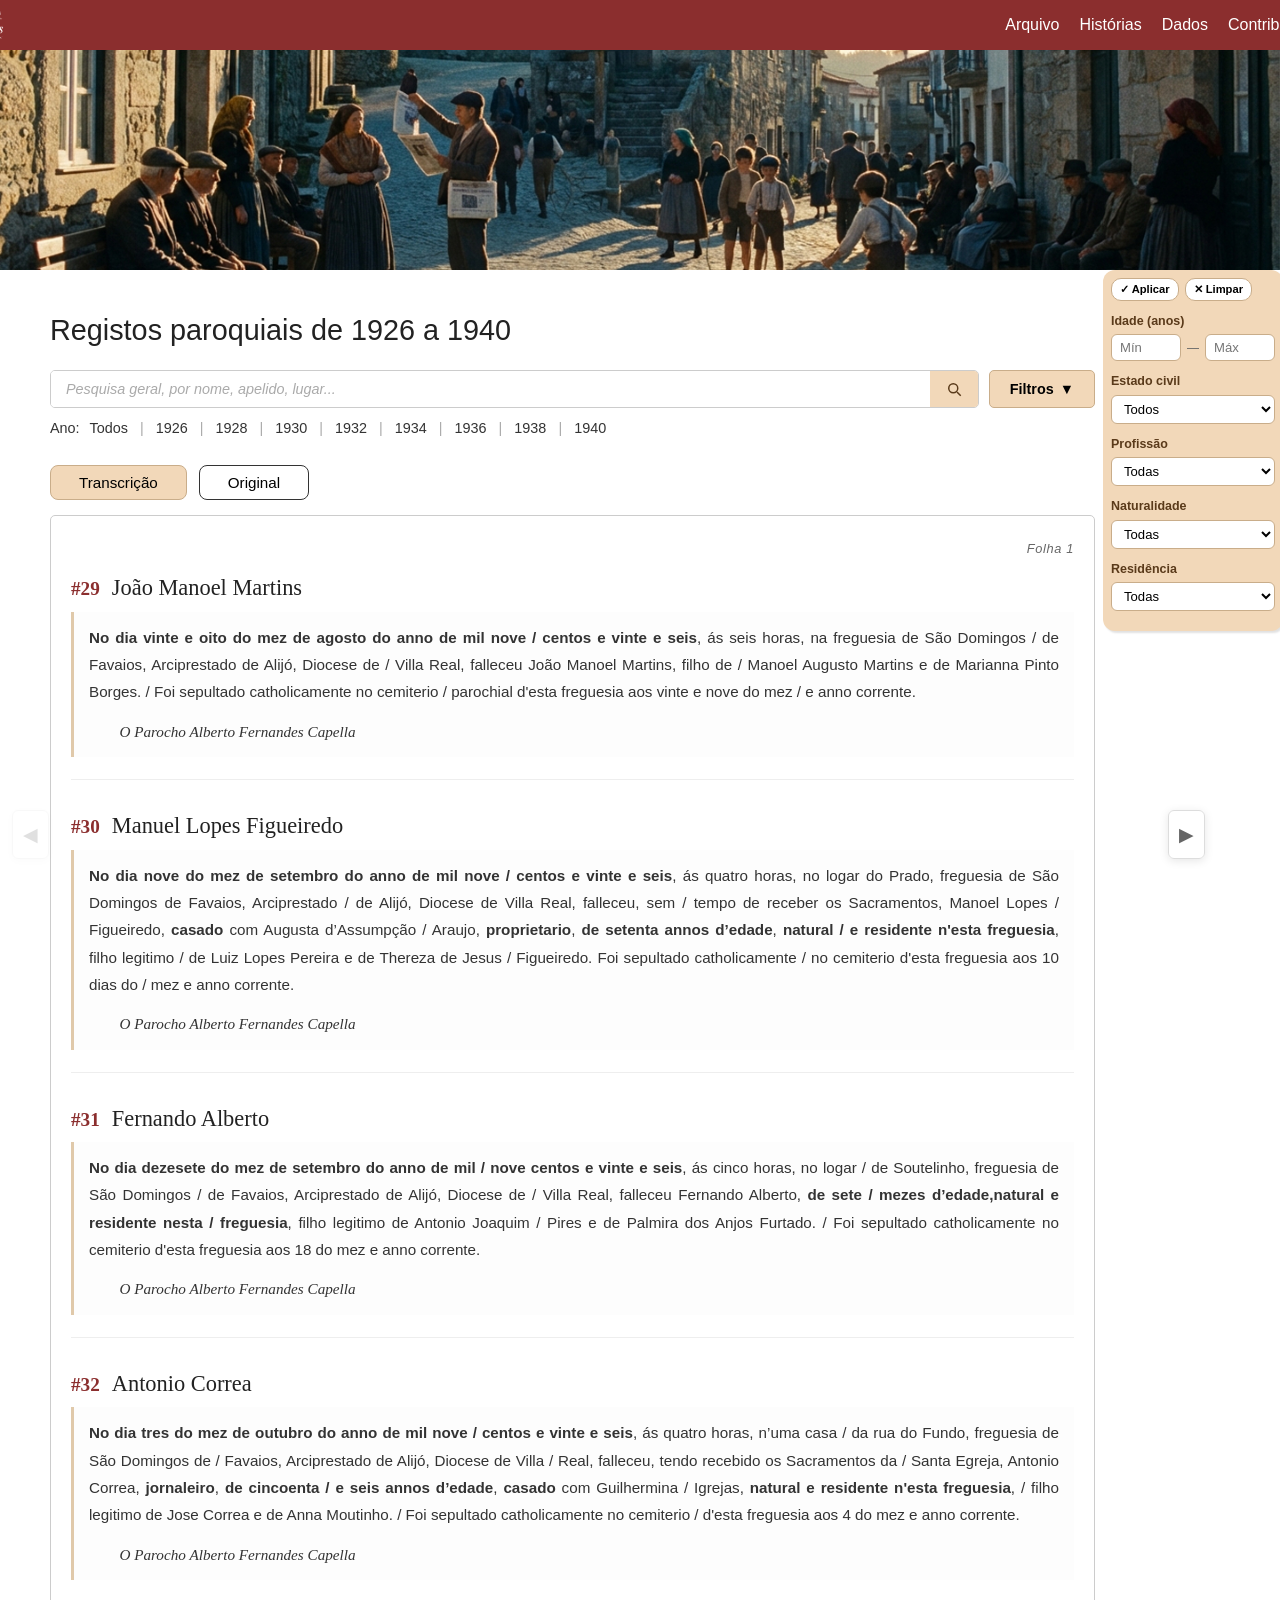
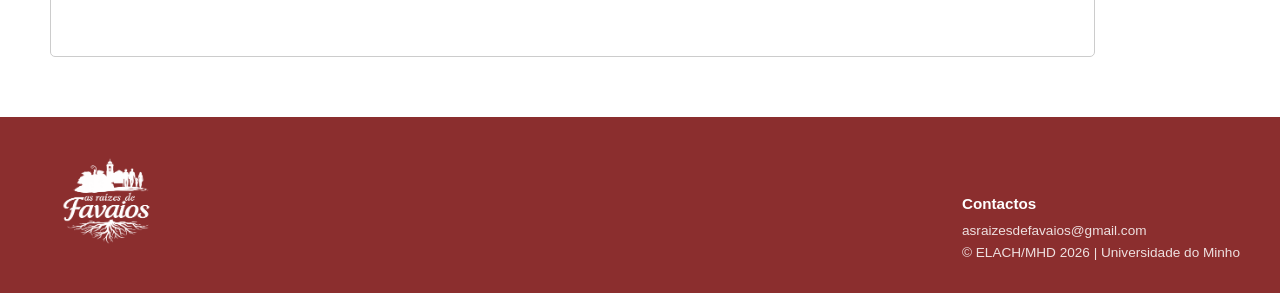
<file: Arquivo.html>
<!DOCTYPE html>
<html lang="pt">
<head>
    <meta charset="UTF-8">
    <meta name="viewport" content="width=device-width, initial-scale=1.0">
    <title>Arquivo | As Raízes de Favaios</title>
    <link rel="stylesheet" href="style.css">
</head>
<body>

    <header class="topo">
        <nav class="menu">

    <div class="icon">
      <a href="index.html" class="home-icon" title="Início">
        <img src="img_logo.png" alt="Logo As Raízes de Favaios">
      </a>
    </div>
    <div class="menu-links">
    
        <a href="arquivo.html">Arquivo</a>
        <a href="historias.html">Histórias</a>
        <a href="dados.html">Dados</a>
        <a href="contribuir.html">Contribuir</a>
        <a href="sobre.html">Sobre</a>
    </div>
    </nav>
    </header>

    <section class="banner-interno">
        <img src="img_header1.jpg" alt="Imagem da página Arquivo">
    </section>

  <!-- ── 3-column grid ── -->
  <div class="arquivo-grid">

    <!-- SIDEBAR 1 — seta esquerda -->
    <aside class="arquivo-sidebar arquivo-sidebar--left">
      <button class="page-arrow" id="prevBtn" onclick="changePage(-1)" disabled>&#9664;</button>
    </aside>

    <!-- ARTICLE — conteúdo principal -->
    <main class="pagina-arquivo">
      <h1>Registos paroquiais de 1926 a 1940</h1>

      <!-- Search bar -->
      <div class="search-section">
        <div class="search-bar">
          <input type="text" id="searchInput" placeholder="Pesquisa geral, por nome, apelido, lugar...">
          <button class="search-icon" id="searchBtn">
            <svg viewBox="0 0 24 24" width="18" height="18" fill="none" stroke="currentColor" stroke-width="2">
              <circle cx="11" cy="11" r="6"></circle>
              <line x1="16" y1="16" x2="21" y2="21"></line>
            </svg>
          </button>
        </div>
        <button class="filter-btn" id="toggleFiltersBtn">Filtros <span id="filterArrow">▶</span></button>
      </div>

      <!-- Year selector -->
      <div class="year-selector" id="yearSelector">
        Ano:
        <a class="year-link" data-year="all">Todos</a>
        <span class="year-sep">|</span>
        <a class="year-link" data-year="1926">1926</a>
        <span class="year-sep">|</span>
        <a class="year-link" data-year="1928">1928</a>
        <span class="year-sep">|</span>
        <a class="year-link" data-year="1930">1930</a>
        <span class="year-sep">|</span>
        <a class="year-link" data-year="1932">1932</a>
        <span class="year-sep">|</span>
        <a class="year-link" data-year="1934">1934</a>
        <span class="year-sep">|</span>
        <a class="year-link" data-year="1936">1936</a>
        <span class="year-sep">|</span>
        <a class="year-link" data-year="1938">1938</a>
        <span class="year-sep">|</span>
        <a class="year-link" data-year="1940">1940</a>
      </div>

      <!-- Active filter tags -->
      <div class="active-filters" id="activeFilters"></div>

      <!-- Results count -->
      <div class="results-info" id="resultsInfo"></div>

      <!-- Tabs -->
      <div class="tabs">
        <button class="tab-btn active" id="tabTranscricao">Transcrição</button>
        <button class="tab-btn" id="tabOriginal">Original</button>
      </div>

      <!-- Transcrição view -->
      <div class="transcription-box" id="viewTranscricao">
        <div class="page-indicator" id="pageIndicator"></div>
        <div class="entry" id="entryContainer">
          <div style="color:#999; padding:40px; text-align:center;">A carregar registos…</div>
        </div>
      </div>

      <!-- Original (fólio) view -->
      <div class="transcription-box folio-box" id="viewOriginal" style="display:none;">
        <div class="page-indicator" id="pageIndicatorOriginal"></div>
        <div id="folioContainer">
          <div style="color:#999; padding:40px; text-align:center;">Sem imagem disponível para esta folha.</div>
        </div>
      </div>
    </main>

    <!-- SIDEBAR 2 — seta direita + painel de filtros -->
    <aside class="arquivo-sidebar arquivo-sidebar--right">
      <button class="page-arrow" id="nextBtn" onclick="changePage(1)">&#9654;</button>

      <div class="filter-popup" id="filterPopup">
        <div class="filter-header">
          <button class="mini-btn" id="applyFiltersBtn">✓ Aplicar</button>
          <button class="mini-btn" id="clearFiltersBtn">✕ Limpar</button>
        </div>

        <div class="filter-group">
          <label>Idade (anos)</label>
          <div class="idade-range">
            <input type="number" id="idadeMin" placeholder="Mín" min="0" max="150">
            <span>—</span>
            <input type="number" id="idadeMax" placeholder="Máx" min="0" max="150">
          </div>
        </div>

        <div class="filter-group">
          <label>Estado civil</label>
          <select id="filterEstadoCivil">
            <option value="">Todos</option>
          </select>
        </div>

        <div class="filter-group">
          <label>Profissão</label>
          <select id="filterProfissao">
            <option value="">Todas</option>
          </select>
        </div>

        <div class="filter-group">
          <label>Naturalidade</label>
          <select id="filterNaturalidade">
            <option value="">Todas</option>
          </select>
        </div>

        <div class="filter-group">
          <label>Residência</label>
          <select id="filterResidencia">
            <option value="">Todas</option>
          </select>
        </div>
      </div>
    </aside>

  </div><!-- /arquivo-grid -->

  <footer class="rodape">
    <div class="rodape-esq">
      <img src="img_logo.png" alt="Logo As Raízes de Favaios">
    </div>
    <div class="rodape-dir">
      <h3>Contactos</h3>
      <p>asraizesdefavaios@gmail.com</p>
      <p>© ELACH/MHD 2026 | Universidade do Minho</p>
    </div>
  </footer>

<script>
/* =========================================================
   DATA LAYER – load and parse all XML pages
   ========================================================= */

const PAGE_SEQUENCE = ["1", "1v", "2"];
let ALL_RECORDS = [];
let currentIndex = 0;

const filters = {
    text:          "",
    year:          "all",
    idadeMin:      null,
    idadeMax:      null,
    estadoCivil:   "",
    profissao:     "",
    naturalidade:  "",
    residencia:    ""
};

function parseIdade(str) {
    if (!str) return null;
    str = str.trim().toLowerCase();
    const anos  = str.match(/(\d+)\s*ano/);
    const meses = str.match(/(\d+)\s*mes/);
    const dias  = str.match(/(\d+)\s*dia/);
    if (anos)  return parseInt(anos[1]);
    if (meses) return parseFloat((parseInt(meses[1]) / 12).toFixed(2));
    if (dias)  return parseFloat((parseInt(dias[1]) / 365).toFixed(3));
    return null;
}

function getTagText(node, tagName) {
    const variants = [tagName, tagName.toLowerCase(), tagName.toUpperCase()];
    for (const v of variants) {
        const el = node.querySelector(v);
        if (el) return el.textContent.trim();
    }
    return "";
}

function getTagAttr(node, tagName) {
    const variants = [tagName, tagName.toLowerCase()];
    for (const v of variants) {
        const el = node.querySelector(v);
        if (el) {
            return (el.getAttribute("class") || el.getAttribute(v.toLowerCase()) || "").trim();
        }
    }
    return "";
}

function parseRegisto(node, pageName) {
    const id          = node.getAttribute("id") || "?";
    const nome        = getTagText(node, "nome");
    const apelido     = getTagText(node, "apelido");
    const anoEl       = node.querySelector("ano");
    const ano         = anoEl ? (anoEl.getAttribute("class") || "").trim() : "";
    const estadoCivil  = getTagAttr(node, "Estado_civil");
    const profissao    = getTagAttr(node, "Profissao");
    const naturalidade = getTagAttr(node, "Naturalidade");
    const residencia   = getTagAttr(node, "Residencia");
    let idadeStr = "";
    const idadeEl = node.querySelector("Idade") || node.querySelector("idade");
    if (idadeEl) {
        idadeStr = (idadeEl.getAttribute("class") || idadeEl.getAttribute("idade") || "").trim();
    }
    const idadeNum = parseIdade(idadeStr);
    const fullText = node.textContent;
    return { id, nome, apelido, ano, estadoCivil, profissao, naturalidade, residencia, idadeStr, idadeNum, fullText, pageName, node };
}

async function loadAllPages() {
    for (const page of PAGE_SEQUENCE) {
        try {
            const resp = await fetch(`pagina_${page}.xml`);
            if (!resp.ok) continue;
            const text = await resp.text();
            const parser = new DOMParser();
            const doc = parser.parseFromString(text, "text/xml");
            if (doc.querySelector("parsererror")) continue;
            const registos = doc.getElementsByTagName("registo");
            for (const r of registos) {
                ALL_RECORDS.push(parseRegisto(r, page));
            }
        } catch (e) {
            console.warn(`Erro ao carregar pagina_${page}.xml:`, e);
        }
    }
    populateFilterDropdowns();
    renderCurrentView();
}

function populateFilterDropdowns() {
    const ec  = new Set();
    const pr  = new Set();
    const nat = new Set();
    const res = new Set();
    ALL_RECORDS.forEach(r => {
        if (r.estadoCivil)  ec.add(capitalize(r.estadoCivil));
        if (r.profissao)    pr.add(capitalize(r.profissao));
        if (r.naturalidade) nat.add(capitalize(r.naturalidade));
        if (r.residencia)   res.add(capitalize(r.residencia));
    });
    fillSelect("filterEstadoCivil", [...ec].sort());
    fillSelect("filterProfissao",   [...pr].sort());
    fillSelect("filterNaturalidade",[...nat].sort());
    fillSelect("filterResidencia",  [...res].sort());
}

function capitalize(s) {
    return s.charAt(0).toUpperCase() + s.slice(1).toLowerCase();
}

function fillSelect(id, values) {
    const sel = document.getElementById(id);
    values.forEach(v => {
        const opt = document.createElement("option");
        opt.value = v.toLowerCase();
        opt.textContent = v;
        sel.appendChild(opt);
    });
}

/* =========================================================
   FILTERING
   ========================================================= */

function isSearchActive() {
    return filters.text || filters.year !== "all" ||
           filters.idadeMin !== null || filters.idadeMax !== null ||
           filters.estadoCivil || filters.profissao ||
           filters.naturalidade || filters.residencia;
}

function applyFilters(records) {
    return records.filter(r => {
        if (filters.text) {
            const q = filters.text.toLowerCase();
            if (!r.fullText.toLowerCase().includes(q)) return false;
        }
        if (filters.year && filters.year !== "all") {
            if (r.ano !== filters.year) return false;
        }
        if (filters.idadeMin !== null && r.idadeNum !== null) {
            if (r.idadeNum < filters.idadeMin) return false;
        }
        if (filters.idadeMax !== null && r.idadeNum !== null) {
            if (r.idadeNum > filters.idadeMax) return false;
        }
        if (filters.estadoCivil) {
            if (!r.estadoCivil.toLowerCase().includes(filters.estadoCivil)) return false;
        }
        if (filters.profissao) {
            if (!r.profissao.toLowerCase().includes(filters.profissao)) return false;
        }
        if (filters.naturalidade) {
            if (!r.naturalidade.toLowerCase().includes(filters.naturalidade)) return false;
        }
        if (filters.residencia) {
            if (!r.residencia.toLowerCase().includes(filters.residencia)) return false;
        }
        return true;
    });
}

/* =========================================================
   RENDERING
   ========================================================= */

function renderCurrentView() {
    if (isSearchActive()) {
        renderSearchResults();
    } else {
        renderPageView();
    }
    updateResultsInfo();
    updateActiveFilterTags();
}

function renderPageView() {
    document.body.classList.remove("search-mode");
    document.getElementById("prevBtn").style.display = "";
    document.getElementById("nextBtn").style.display = "";

    const pageName = PAGE_SEQUENCE[currentIndex];
    const pageRecords = ALL_RECORDS.filter(r => r.pageName === pageName);

    document.getElementById("pageIndicator").innerText = `Folha ${pageName}`;
    document.getElementById("prevBtn").disabled = (currentIndex === 0);
    document.getElementById("nextBtn").disabled = (currentIndex === PAGE_SEQUENCE.length - 1);

    renderRecords(pageRecords, "");
}

function renderSearchResults() {
    document.body.classList.add("search-mode");
    const matched = applyFilters(ALL_RECORDS);
    renderRecords(matched, filters.text);
}

function renderRecords(records, highlight) {
    const container = document.getElementById("entryContainer");
    if (records.length === 0) {
        container.innerHTML = `
            <div class="no-results">
                <div class="icon">🔍</div>
                <p>Nenhum registo encontrado com estes critérios.</p>
            </div>`;
        return;
    }
    container.innerHTML = records.map(r => renderRecord(r, highlight)).join("");
}

function renderRecord(r, highlight) {
    let transcricaoHTML = "";
    const children = r.node.childNodes;
    let passedId = false;

    children.forEach(node => {
        const name = node.nodeName.toLowerCase();
        if (name === "nome" || name === "apelido") return;
        if (!passedId && node.nodeType === Node.TEXT_NODE) {
            if (node.textContent.trim() === r.id) return;
        }
        passedId = true;
        if (node.nodeType === Node.ELEMENT_NODE) {
            transcricaoHTML += `<span class="tag-${name}">${node.innerHTML}</span>`;
        } else {
            transcricaoHTML += node.textContent;
        }
    });

    if (highlight) {
        transcricaoHTML = highlightText(transcricaoHTML, highlight);
    }

    const nameDisplay = highlight
        ? highlightText(`${r.nome} ${r.apelido}`, highlight)
        : `${r.nome} ${r.apelido}`;

    return `
        <div class="registo-entry">
            <div class="registo-header">
                <span class="registo-id">#${r.id}</span>
                <h2 class="registo-nome">${nameDisplay}</h2>
            </div>
            <div class="transcricao-texto">
                ${transcricaoHTML}
            </div>
        </div>`;
}

function highlightText(html, term) {
    if (!term) return html;
    const escaped = term.replace(/[.*+?^${}()|[\]\\]/g, "\\$&");
    return html.replace(new RegExp(`(${escaped})`, "gi"), "<mark>$1</mark>");
}

function updateResultsInfo() {
    const infoEl = document.getElementById("resultsInfo");
    if (!isSearchActive()) { infoEl.innerHTML = ""; return; }
    const count = applyFilters(ALL_RECORDS).length;
    const total = ALL_RECORDS.length;
    infoEl.innerHTML = `<strong>${count}</strong> registo${count !== 1 ? "s" : ""} encontrado${count !== 1 ? "s" : ""} de ${total} no total.`;
}

function updateActiveFilterTags() {
    const container = document.getElementById("activeFilters");
    container.innerHTML = "";
    const add = (label, clearFn) => {
        const tag = document.createElement("span");
        tag.className = "filter-tag";
        tag.innerHTML = `${label} <span class="remove-tag">✕</span>`;
        tag.querySelector(".remove-tag").addEventListener("click", clearFn);
        container.appendChild(tag);
    };
    if (filters.text)           add(`"${filters.text}"`, () => { filters.text = ""; document.getElementById("searchInput").value = ""; renderCurrentView(); });
    if (filters.year !== "all") add(`Ano: ${filters.year}`, () => { filters.year = "all"; setActiveYear("all"); renderCurrentView(); });
    if (filters.idadeMin !== null) add(`Idade ≥ ${filters.idadeMin}`, () => { filters.idadeMin = null; document.getElementById("idadeMin").value = ""; renderCurrentView(); });
    if (filters.idadeMax !== null) add(`Idade ≤ ${filters.idadeMax}`, () => { filters.idadeMax = null; document.getElementById("idadeMax").value = ""; renderCurrentView(); });
    if (filters.estadoCivil)    add(`Estado: ${capitalize(filters.estadoCivil)}`, () => { filters.estadoCivil = ""; document.getElementById("filterEstadoCivil").value = ""; renderCurrentView(); });
    if (filters.profissao)      add(`Profissão: ${capitalize(filters.profissao)}`, () => { filters.profissao = ""; document.getElementById("filterProfissao").value = ""; renderCurrentView(); });
    if (filters.naturalidade)   add(`Naturalidade: ${capitalize(filters.naturalidade)}`, () => { filters.naturalidade = ""; document.getElementById("filterNaturalidade").value = ""; renderCurrentView(); });
    if (filters.residencia)     add(`Residência: ${capitalize(filters.residencia)}`, () => { filters.residencia = ""; document.getElementById("filterResidencia").value = ""; renderCurrentView(); });
}

/* =========================================================
NAVIGATION
   ========================================================= */

function changePage(delta) {
    currentIndex = Math.max(0, Math.min(PAGE_SEQUENCE.length - 1, currentIndex + delta));
    renderCurrentView();
    if (activeTab === "original") renderFolio();
}

/* =========================================================
TAB SWITCHING + FOLIO IMAGES
   ========================================================= */

// Map each page name to its folio image filename (add more as needed)
const FOLIO_IMAGES = {
    "1":  "Fólio_14.jpg",
    "1v": "Fólio_14v.jpg"
    // "2": "Fólio_15.jpg"  ← add when available
};

let activeTab = "transcricao"; // "transcricao" | "original"

function setTab(tab) {
    activeTab = tab;

    const btnT = document.getElementById("tabTranscricao");
    const btnO = document.getElementById("tabOriginal");
    const viewT = document.getElementById("viewTranscricao");
    const viewO = document.getElementById("viewOriginal");

    btnT.classList.toggle("active", tab === "transcricao");
    btnO.classList.toggle("active", tab === "original");

    viewT.style.display = tab === "transcricao" ? "" : "none";
    viewO.style.display = tab === "original"    ? "" : "none";

    if (tab === "original") renderFolio();
}

function renderFolio() {
    const pageName = PAGE_SEQUENCE[currentIndex];
    const img = FOLIO_IMAGES[pageName];
    const container = document.getElementById("folioContainer");
    const indicator = document.getElementById("pageIndicatorOriginal");

    indicator.innerText = `Folha ${pageName}`;

    if (img) {
        container.innerHTML = `
            <img src="${img}"
                 alt="Fólio original — folha ${pageName}"
                 style="width:100%; max-width:720px; display:block; margin:0 auto;
                        border-radius:4px; box-shadow:0 2px 12px rgba(0,0,0,0.15);">`;
    } else {
        container.innerHTML = `<div style="color:#999; padding:40px; text-align:center;">
            Sem imagem disponível para a folha ${pageName}.
        </div>`;
    }
}

document.getElementById("tabTranscricao").addEventListener("click", () => setTab("transcricao"));
document.getElementById("tabOriginal").addEventListener("click",    () => setTab("original"));



let searchDebounce;
document.getElementById("searchInput").addEventListener("input", e => {
    clearTimeout(searchDebounce);
    searchDebounce = setTimeout(() => {
        filters.text = e.target.value.trim();
        renderCurrentView();
    }, 300);
});
document.getElementById("searchBtn").addEventListener("click", () => {
    filters.text = document.getElementById("searchInput").value.trim();
    renderCurrentView();
});

document.getElementById("yearSelector").addEventListener("click", e => {
    const link = e.target.closest(".year-link");
    if (!link) return;
    const year = link.dataset.year;
    filters.year = year;
    setActiveYear(year);
    renderCurrentView();
});

function setActiveYear(year) {
    document.querySelectorAll(".year-link").forEach(l => l.classList.toggle("active", l.dataset.year === year));
}

document.getElementById("toggleFiltersBtn").addEventListener("click", () => {
    const popup = document.getElementById("filterPopup");
    popup.classList.toggle("open");
    document.getElementById("filterArrow").textContent = popup.classList.contains("open") ? "▼" : "▶";
});

document.getElementById("applyFiltersBtn").addEventListener("click", () => {
    const idadeMinVal = document.getElementById("idadeMin").value;
    const idadeMaxVal = document.getElementById("idadeMax").value;
    filters.idadeMin      = idadeMinVal !== "" ? parseFloat(idadeMinVal) : null;
    filters.idadeMax      = idadeMaxVal !== "" ? parseFloat(idadeMaxVal) : null;
    filters.estadoCivil   = document.getElementById("filterEstadoCivil").value;
    filters.profissao     = document.getElementById("filterProfissao").value;
    filters.naturalidade  = document.getElementById("filterNaturalidade").value;
    filters.residencia    = document.getElementById("filterResidencia").value;
    document.getElementById("filterPopup").classList.remove("open");
    document.getElementById("filterArrow").textContent = "▶";
    renderCurrentView();
});

document.getElementById("clearFiltersBtn").addEventListener("click", () => {
    filters.idadeMin = filters.idadeMax = null;
    filters.estadoCivil = filters.profissao = filters.naturalidade = filters.residencia = "";
    document.getElementById("idadeMin").value = "";
    document.getElementById("idadeMax").value = "";
    document.getElementById("filterEstadoCivil").value = "";
    document.getElementById("filterProfissao").value = "";
    document.getElementById("filterNaturalidade").value = "";
    document.getElementById("filterResidencia").value = "";
    renderCurrentView();
});

window.onload = () => {
    loadAllPages();
    // Abrir o painel de filtros por defeito
    document.getElementById("filterPopup").classList.add("open");
    document.getElementById("filterArrow").textContent = "▼";
};
</script>
</body>
</html>
</file>
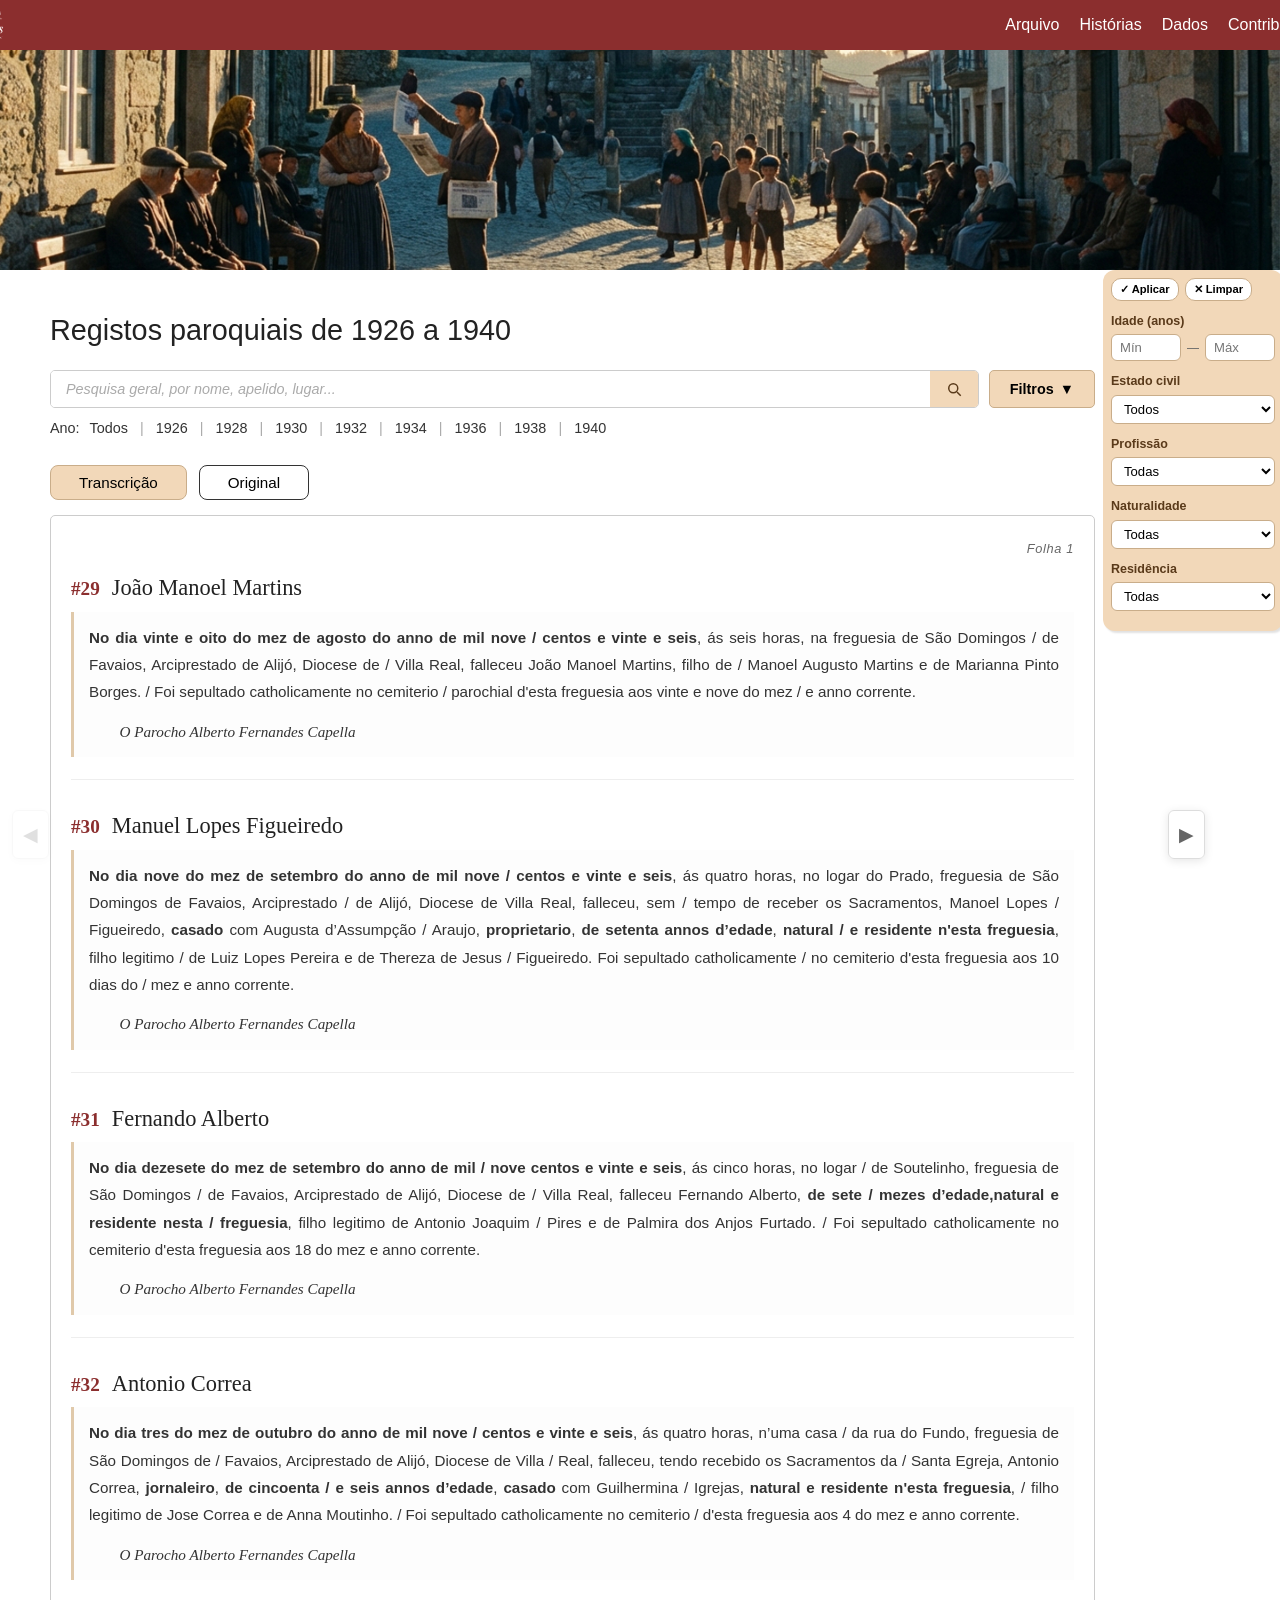
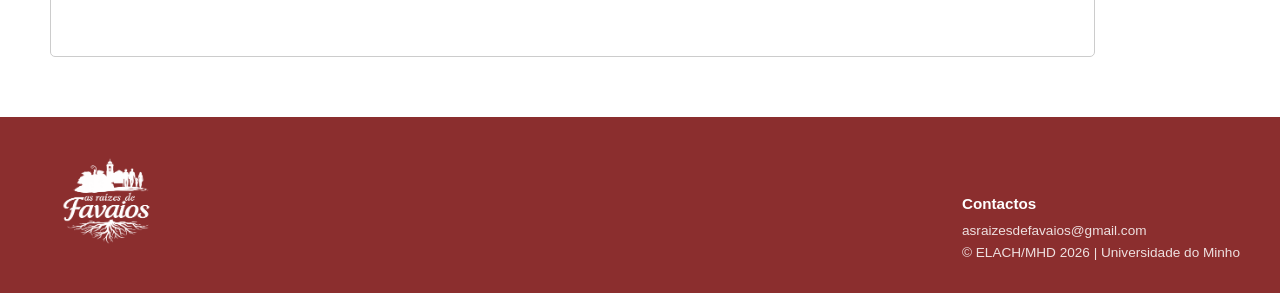
<file: arquivo.html>
<!DOCTYPE html>
<html lang="pt">
<head>
    <meta charset="UTF-8">
    <meta name="viewport" content="width=device-width, initial-scale=1.0">
    <title>Arquivo | As Raízes de Favaios</title>
    <link rel="stylesheet" href="style.css">
</head>
<body>

    <header class="topo">
        <nav class="menu">

    <div class="icon">
      <a href="index.html" class="home-icon" title="Início">
        <img src="img_logo.png" alt="Logo As Raízes de Favaios">
      </a>
    </div>
    <div class="menu-links">
    
        <a href="arquivo.html">Arquivo</a>
        <a href="historias.html">Histórias</a>
        <a href="dados.html">Dados</a>
        <a href="contribuir.html">Contribuir</a>
        <a href="sobre.html">Sobre</a>
    </div>
    </nav>
    </header>

    <section class="banner-interno">
        <img src="img_header1.jpg" alt="Imagem da página Arquivo">
    </section>

  <!-- ── 3-column grid ── -->
  <div class="arquivo-grid">

    <!-- SIDEBAR 1 — seta esquerda -->
    <aside class="arquivo-sidebar arquivo-sidebar--left">
      <button class="page-arrow" id="prevBtn" onclick="changePage(-1)" disabled>&#9664;</button>
    </aside>

    <!-- ARTICLE — conteúdo principal -->
    <main class="pagina-arquivo">
      <h1>Registos paroquiais de 1926 a 1940</h1>

      <!-- Search bar -->
      <div class="search-section">
        <div class="search-bar">
          <input type="text" id="searchInput" placeholder="Pesquisa geral, por nome, apelido, lugar...">
          <button class="search-icon" id="searchBtn">
            <svg viewBox="0 0 24 24" width="18" height="18" fill="none" stroke="currentColor" stroke-width="2">
              <circle cx="11" cy="11" r="6"></circle>
              <line x1="16" y1="16" x2="21" y2="21"></line>
            </svg>
          </button>
        </div>
        <button class="filter-btn" id="toggleFiltersBtn">Filtros <span id="filterArrow">▶</span></button>
      </div>

      <!-- Year selector -->
      <div class="year-selector" id="yearSelector">
        Ano:
        <a class="year-link" data-year="all">Todos</a>
        <span class="year-sep">|</span>
        <a class="year-link" data-year="1926">1926</a>
        <span class="year-sep">|</span>
        <a class="year-link" data-year="1928">1928</a>
        <span class="year-sep">|</span>
        <a class="year-link" data-year="1930">1930</a>
        <span class="year-sep">|</span>
        <a class="year-link" data-year="1932">1932</a>
        <span class="year-sep">|</span>
        <a class="year-link" data-year="1934">1934</a>
        <span class="year-sep">|</span>
        <a class="year-link" data-year="1936">1936</a>
        <span class="year-sep">|</span>
        <a class="year-link" data-year="1938">1938</a>
        <span class="year-sep">|</span>
        <a class="year-link" data-year="1940">1940</a>
      </div>

      <!-- Active filter tags -->
      <div class="active-filters" id="activeFilters"></div>

      <!-- Results count -->
      <div class="results-info" id="resultsInfo"></div>

      <!-- Tabs -->
      <div class="tabs">
        <button class="tab-btn active" id="tabTranscricao">Transcrição</button>
        <button class="tab-btn" id="tabOriginal">Original</button>
      </div>

      <!-- Transcrição view -->
      <div class="transcription-box" id="viewTranscricao">
        <div class="page-indicator" id="pageIndicator"></div>
        <div class="entry" id="entryContainer">
          <div style="color:#999; padding:40px; text-align:center;">A carregar registos…</div>
        </div>
      </div>

      <!-- Original (fólio) view -->
      <div class="transcription-box folio-box" id="viewOriginal" style="display:none;">
        <div class="page-indicator" id="pageIndicatorOriginal"></div>
        <div id="folioContainer">
          <div style="color:#999; padding:40px; text-align:center;">Sem imagem disponível para esta folha.</div>
        </div>
      </div>
    </main>

    <!-- SIDEBAR 2 — seta direita + painel de filtros -->
    <aside class="arquivo-sidebar arquivo-sidebar--right">
      <button class="page-arrow" id="nextBtn" onclick="changePage(1)">&#9654;</button>

      <div class="filter-popup" id="filterPopup">
        <div class="filter-header">
          <button class="mini-btn" id="applyFiltersBtn">✓ Aplicar</button>
          <button class="mini-btn" id="clearFiltersBtn">✕ Limpar</button>
        </div>

        <div class="filter-group">
          <label>Idade (anos)</label>
          <div class="idade-range">
            <input type="number" id="idadeMin" placeholder="Mín" min="0" max="150">
            <span>—</span>
            <input type="number" id="idadeMax" placeholder="Máx" min="0" max="150">
          </div>
        </div>

        <div class="filter-group">
          <label>Estado civil</label>
          <select id="filterEstadoCivil">
            <option value="">Todos</option>
          </select>
        </div>

        <div class="filter-group">
          <label>Profissão</label>
          <select id="filterProfissao">
            <option value="">Todas</option>
          </select>
        </div>

        <div class="filter-group">
          <label>Naturalidade</label>
          <select id="filterNaturalidade">
            <option value="">Todas</option>
          </select>
        </div>

        <div class="filter-group">
          <label>Residência</label>
          <select id="filterResidencia">
            <option value="">Todas</option>
          </select>
        </div>
      </div>
    </aside>

  </div><!-- /arquivo-grid -->

  <footer class="rodape">
    <div class="rodape-esq">
      <img src="img_logo.png" alt="Logo As Raízes de Favaios">
    </div>
    <div class="rodape-dir">
      <h3>Contactos</h3>
      <p>asraizesdefavaios@gmail.com</p>
      <p>© ELACH/MHD 2026 | Universidade do Minho</p>
    </div>
  </footer>

<script>
/* =========================================================
   DATA LAYER – load and parse all XML pages
   ========================================================= */

const PAGE_SEQUENCE = ["1", "1v", "2"];
let ALL_RECORDS = [];
let currentIndex = 0;

const filters = {
    text:          "",
    year:          "all",
    idadeMin:      null,
    idadeMax:      null,
    estadoCivil:   "",
    profissao:     "",
    naturalidade:  "",
    residencia:    ""
};

function parseIdade(str) {
    if (!str) return null;
    str = str.trim().toLowerCase();
    const anos  = str.match(/(\d+)\s*ano/);
    const meses = str.match(/(\d+)\s*mes/);
    const dias  = str.match(/(\d+)\s*dia/);
    if (anos)  return parseInt(anos[1]);
    if (meses) return parseFloat((parseInt(meses[1]) / 12).toFixed(2));
    if (dias)  return parseFloat((parseInt(dias[1]) / 365).toFixed(3));
    return null;
}

function getTagText(node, tagName) {
    const variants = [tagName, tagName.toLowerCase(), tagName.toUpperCase()];
    for (const v of variants) {
        const el = node.querySelector(v);
        if (el) return el.textContent.trim();
    }
    return "";
}

function getTagAttr(node, tagName) {
    const variants = [tagName, tagName.toLowerCase()];
    for (const v of variants) {
        const el = node.querySelector(v);
        if (el) {
            return (el.getAttribute("class") || el.getAttribute(v.toLowerCase()) || "").trim();
        }
    }
    return "";
}

function parseRegisto(node, pageName) {
    const id          = node.getAttribute("id") || "?";
    const nome        = getTagText(node, "nome");
    const apelido     = getTagText(node, "apelido");
    const anoEl       = node.querySelector("ano");
    const ano         = anoEl ? (anoEl.getAttribute("class") || "").trim() : "";
    const estadoCivil  = getTagAttr(node, "Estado_civil");
    const profissao    = getTagAttr(node, "Profissao");
    const naturalidade = getTagAttr(node, "Naturalidade");
    const residencia   = getTagAttr(node, "Residencia");
    let idadeStr = "";
    const idadeEl = node.querySelector("Idade") || node.querySelector("idade");
    if (idadeEl) {
        idadeStr = (idadeEl.getAttribute("class") || idadeEl.getAttribute("idade") || "").trim();
    }
    const idadeNum = parseIdade(idadeStr);
    const fullText = node.textContent;
    return { id, nome, apelido, ano, estadoCivil, profissao, naturalidade, residencia, idadeStr, idadeNum, fullText, pageName, node };
}

async function loadAllPages() {
    for (const page of PAGE_SEQUENCE) {
        try {
            const resp = await fetch(`pagina_${page}.xml`);
            if (!resp.ok) continue;
            const text = await resp.text();
            const parser = new DOMParser();
            const doc = parser.parseFromString(text, "text/xml");
            if (doc.querySelector("parsererror")) continue;
            const registos = doc.getElementsByTagName("registo");
            for (const r of registos) {
                ALL_RECORDS.push(parseRegisto(r, page));
            }
        } catch (e) {
            console.warn(`Erro ao carregar pagina_${page}.xml:`, e);
        }
    }
    populateFilterDropdowns();
    renderCurrentView();
}

function populateFilterDropdowns() {
    const ec  = new Set();
    const pr  = new Set();
    const nat = new Set();
    const res = new Set();
    ALL_RECORDS.forEach(r => {
        if (r.estadoCivil)  ec.add(capitalize(r.estadoCivil));
        if (r.profissao)    pr.add(capitalize(r.profissao));
        if (r.naturalidade) nat.add(capitalize(r.naturalidade));
        if (r.residencia)   res.add(capitalize(r.residencia));
    });
    fillSelect("filterEstadoCivil", [...ec].sort());
    fillSelect("filterProfissao",   [...pr].sort());
    fillSelect("filterNaturalidade",[...nat].sort());
    fillSelect("filterResidencia",  [...res].sort());
}

function capitalize(s) {
    return s.charAt(0).toUpperCase() + s.slice(1).toLowerCase();
}

function fillSelect(id, values) {
    const sel = document.getElementById(id);
    values.forEach(v => {
        const opt = document.createElement("option");
        opt.value = v.toLowerCase();
        opt.textContent = v;
        sel.appendChild(opt);
    });
}

/* =========================================================
   FILTERING
   ========================================================= */

function isSearchActive() {
    return filters.text || filters.year !== "all" ||
           filters.idadeMin !== null || filters.idadeMax !== null ||
           filters.estadoCivil || filters.profissao ||
           filters.naturalidade || filters.residencia;
}

function applyFilters(records) {
    return records.filter(r => {
        if (filters.text) {
            const q = filters.text.toLowerCase();
            if (!r.fullText.toLowerCase().includes(q)) return false;
        }
        if (filters.year && filters.year !== "all") {
            if (r.ano !== filters.year) return false;
        }
        if (filters.idadeMin !== null && r.idadeNum !== null) {
            if (r.idadeNum < filters.idadeMin) return false;
        }
        if (filters.idadeMax !== null && r.idadeNum !== null) {
            if (r.idadeNum > filters.idadeMax) return false;
        }
        if (filters.estadoCivil) {
            if (!r.estadoCivil.toLowerCase().includes(filters.estadoCivil)) return false;
        }
        if (filters.profissao) {
            if (!r.profissao.toLowerCase().includes(filters.profissao)) return false;
        }
        if (filters.naturalidade) {
            if (!r.naturalidade.toLowerCase().includes(filters.naturalidade)) return false;
        }
        if (filters.residencia) {
            if (!r.residencia.toLowerCase().includes(filters.residencia)) return false;
        }
        return true;
    });
}

/* =========================================================
   RENDERING
   ========================================================= */

function renderCurrentView() {
    if (isSearchActive()) {
        renderSearchResults();
    } else {
        renderPageView();
    }
    updateResultsInfo();
    updateActiveFilterTags();
}

function renderPageView() {
    document.body.classList.remove("search-mode");
    document.getElementById("prevBtn").style.display = "";
    document.getElementById("nextBtn").style.display = "";

    const pageName = PAGE_SEQUENCE[currentIndex];
    const pageRecords = ALL_RECORDS.filter(r => r.pageName === pageName);

    document.getElementById("pageIndicator").innerText = `Folha ${pageName}`;
    document.getElementById("prevBtn").disabled = (currentIndex === 0);
    document.getElementById("nextBtn").disabled = (currentIndex === PAGE_SEQUENCE.length - 1);

    renderRecords(pageRecords, "");
}

function renderSearchResults() {
    document.body.classList.add("search-mode");
    const matched = applyFilters(ALL_RECORDS);
    renderRecords(matched, filters.text);
}

function renderRecords(records, highlight) {
    const container = document.getElementById("entryContainer");
    if (records.length === 0) {
        container.innerHTML = `
            <div class="no-results">
                <div class="icon">🔍</div>
                <p>Nenhum registo encontrado com estes critérios.</p>
            </div>`;
        return;
    }
    container.innerHTML = records.map(r => renderRecord(r, highlight)).join("");
}

function renderRecord(r, highlight) {
    let transcricaoHTML = "";
    const children = r.node.childNodes;
    let passedId = false;

    children.forEach(node => {
        const name = node.nodeName.toLowerCase();
        if (name === "nome" || name === "apelido") return;
        if (!passedId && node.nodeType === Node.TEXT_NODE) {
            if (node.textContent.trim() === r.id) return;
        }
        passedId = true;
        if (node.nodeType === Node.ELEMENT_NODE) {
            transcricaoHTML += `<span class="tag-${name}">${node.innerHTML}</span>`;
        } else {
            transcricaoHTML += node.textContent;
        }
    });

    if (highlight) {
        transcricaoHTML = highlightText(transcricaoHTML, highlight);
    }

    const nameDisplay = highlight
        ? highlightText(`${r.nome} ${r.apelido}`, highlight)
        : `${r.nome} ${r.apelido}`;

    return `
        <div class="registo-entry">
            <div class="registo-header">
                <span class="registo-id">#${r.id}</span>
                <h2 class="registo-nome">${nameDisplay}</h2>
            </div>
            <div class="transcricao-texto">
                ${transcricaoHTML}
            </div>
        </div>`;
}

function highlightText(html, term) {
    if (!term) return html;
    const escaped = term.replace(/[.*+?^${}()|[\]\\]/g, "\\$&");
    return html.replace(new RegExp(`(${escaped})`, "gi"), "<mark>$1</mark>");
}

function updateResultsInfo() {
    const infoEl = document.getElementById("resultsInfo");
    if (!isSearchActive()) { infoEl.innerHTML = ""; return; }
    const count = applyFilters(ALL_RECORDS).length;
    const total = ALL_RECORDS.length;
    infoEl.innerHTML = `<strong>${count}</strong> registo${count !== 1 ? "s" : ""} encontrado${count !== 1 ? "s" : ""} de ${total} no total.`;
}

function updateActiveFilterTags() {
    const container = document.getElementById("activeFilters");
    container.innerHTML = "";
    const add = (label, clearFn) => {
        const tag = document.createElement("span");
        tag.className = "filter-tag";
        tag.innerHTML = `${label} <span class="remove-tag">✕</span>`;
        tag.querySelector(".remove-tag").addEventListener("click", clearFn);
        container.appendChild(tag);
    };
    if (filters.text)           add(`"${filters.text}"`, () => { filters.text = ""; document.getElementById("searchInput").value = ""; renderCurrentView(); });
    if (filters.year !== "all") add(`Ano: ${filters.year}`, () => { filters.year = "all"; setActiveYear("all"); renderCurrentView(); });
    if (filters.idadeMin !== null) add(`Idade ≥ ${filters.idadeMin}`, () => { filters.idadeMin = null; document.getElementById("idadeMin").value = ""; renderCurrentView(); });
    if (filters.idadeMax !== null) add(`Idade ≤ ${filters.idadeMax}`, () => { filters.idadeMax = null; document.getElementById("idadeMax").value = ""; renderCurrentView(); });
    if (filters.estadoCivil)    add(`Estado: ${capitalize(filters.estadoCivil)}`, () => { filters.estadoCivil = ""; document.getElementById("filterEstadoCivil").value = ""; renderCurrentView(); });
    if (filters.profissao)      add(`Profissão: ${capitalize(filters.profissao)}`, () => { filters.profissao = ""; document.getElementById("filterProfissao").value = ""; renderCurrentView(); });
    if (filters.naturalidade)   add(`Naturalidade: ${capitalize(filters.naturalidade)}`, () => { filters.naturalidade = ""; document.getElementById("filterNaturalidade").value = ""; renderCurrentView(); });
    if (filters.residencia)     add(`Residência: ${capitalize(filters.residencia)}`, () => { filters.residencia = ""; document.getElementById("filterResidencia").value = ""; renderCurrentView(); });
}

/* =========================================================
NAVIGATION
   ========================================================= */

function changePage(delta) {
    currentIndex = Math.max(0, Math.min(PAGE_SEQUENCE.length - 1, currentIndex + delta));
    renderCurrentView();
    if (activeTab === "original") renderFolio();
}

/* =========================================================
TAB SWITCHING + FOLIO IMAGES
   ========================================================= */

// Map each page name to its folio image filename (add more as needed)
const FOLIO_IMAGES = {
    "1":  "Fólio_14.jpg",
    "1v": "Fólio_14v.jpg"
    // "2": "Fólio_15.jpg"  ← add when available
};

let activeTab = "transcricao"; // "transcricao" | "original"

function setTab(tab) {
    activeTab = tab;

    const btnT = document.getElementById("tabTranscricao");
    const btnO = document.getElementById("tabOriginal");
    const viewT = document.getElementById("viewTranscricao");
    const viewO = document.getElementById("viewOriginal");

    btnT.classList.toggle("active", tab === "transcricao");
    btnO.classList.toggle("active", tab === "original");

    viewT.style.display = tab === "transcricao" ? "" : "none";
    viewO.style.display = tab === "original"    ? "" : "none";

    if (tab === "original") renderFolio();
}

function renderFolio() {
    const pageName = PAGE_SEQUENCE[currentIndex];
    const img = FOLIO_IMAGES[pageName];
    const container = document.getElementById("folioContainer");
    const indicator = document.getElementById("pageIndicatorOriginal");

    indicator.innerText = `Folha ${pageName}`;

    if (img) {
        container.innerHTML = `
            <img src="${img}"
                 alt="Fólio original — folha ${pageName}"
                 style="width:100%; max-width:720px; display:block; margin:0 auto;
                        border-radius:4px; box-shadow:0 2px 12px rgba(0,0,0,0.15);">`;
    } else {
        container.innerHTML = `<div style="color:#999; padding:40px; text-align:center;">
            Sem imagem disponível para a folha ${pageName}.
        </div>`;
    }
}

document.getElementById("tabTranscricao").addEventListener("click", () => setTab("transcricao"));
document.getElementById("tabOriginal").addEventListener("click",    () => setTab("original"));



let searchDebounce;
document.getElementById("searchInput").addEventListener("input", e => {
    clearTimeout(searchDebounce);
    searchDebounce = setTimeout(() => {
        filters.text = e.target.value.trim();
        renderCurrentView();
    }, 300);
});
document.getElementById("searchBtn").addEventListener("click", () => {
    filters.text = document.getElementById("searchInput").value.trim();
    renderCurrentView();
});

document.getElementById("yearSelector").addEventListener("click", e => {
    const link = e.target.closest(".year-link");
    if (!link) return;
    const year = link.dataset.year;
    filters.year = year;
    setActiveYear(year);
    renderCurrentView();
});

function setActiveYear(year) {
    document.querySelectorAll(".year-link").forEach(l => l.classList.toggle("active", l.dataset.year === year));
}

document.getElementById("toggleFiltersBtn").addEventListener("click", () => {
    const popup = document.getElementById("filterPopup");
    popup.classList.toggle("open");
    document.getElementById("filterArrow").textContent = popup.classList.contains("open") ? "▼" : "▶";
});

document.getElementById("applyFiltersBtn").addEventListener("click", () => {
    const idadeMinVal = document.getElementById("idadeMin").value;
    const idadeMaxVal = document.getElementById("idadeMax").value;
    filters.idadeMin      = idadeMinVal !== "" ? parseFloat(idadeMinVal) : null;
    filters.idadeMax      = idadeMaxVal !== "" ? parseFloat(idadeMaxVal) : null;
    filters.estadoCivil   = document.getElementById("filterEstadoCivil").value;
    filters.profissao     = document.getElementById("filterProfissao").value;
    filters.naturalidade  = document.getElementById("filterNaturalidade").value;
    filters.residencia    = document.getElementById("filterResidencia").value;
    document.getElementById("filterPopup").classList.remove("open");
    document.getElementById("filterArrow").textContent = "▶";
    renderCurrentView();
});

document.getElementById("clearFiltersBtn").addEventListener("click", () => {
    filters.idadeMin = filters.idadeMax = null;
    filters.estadoCivil = filters.profissao = filters.naturalidade = filters.residencia = "";
    document.getElementById("idadeMin").value = "";
    document.getElementById("idadeMax").value = "";
    document.getElementById("filterEstadoCivil").value = "";
    document.getElementById("filterProfissao").value = "";
    document.getElementById("filterNaturalidade").value = "";
    document.getElementById("filterResidencia").value = "";
    renderCurrentView();
});

window.onload = () => {
    loadAllPages();
    // Abrir o painel de filtros por defeito
    document.getElementById("filterPopup").classList.add("open");
    document.getElementById("filterArrow").textContent = "▼";
};
</script>
</body>
</html>
</file>
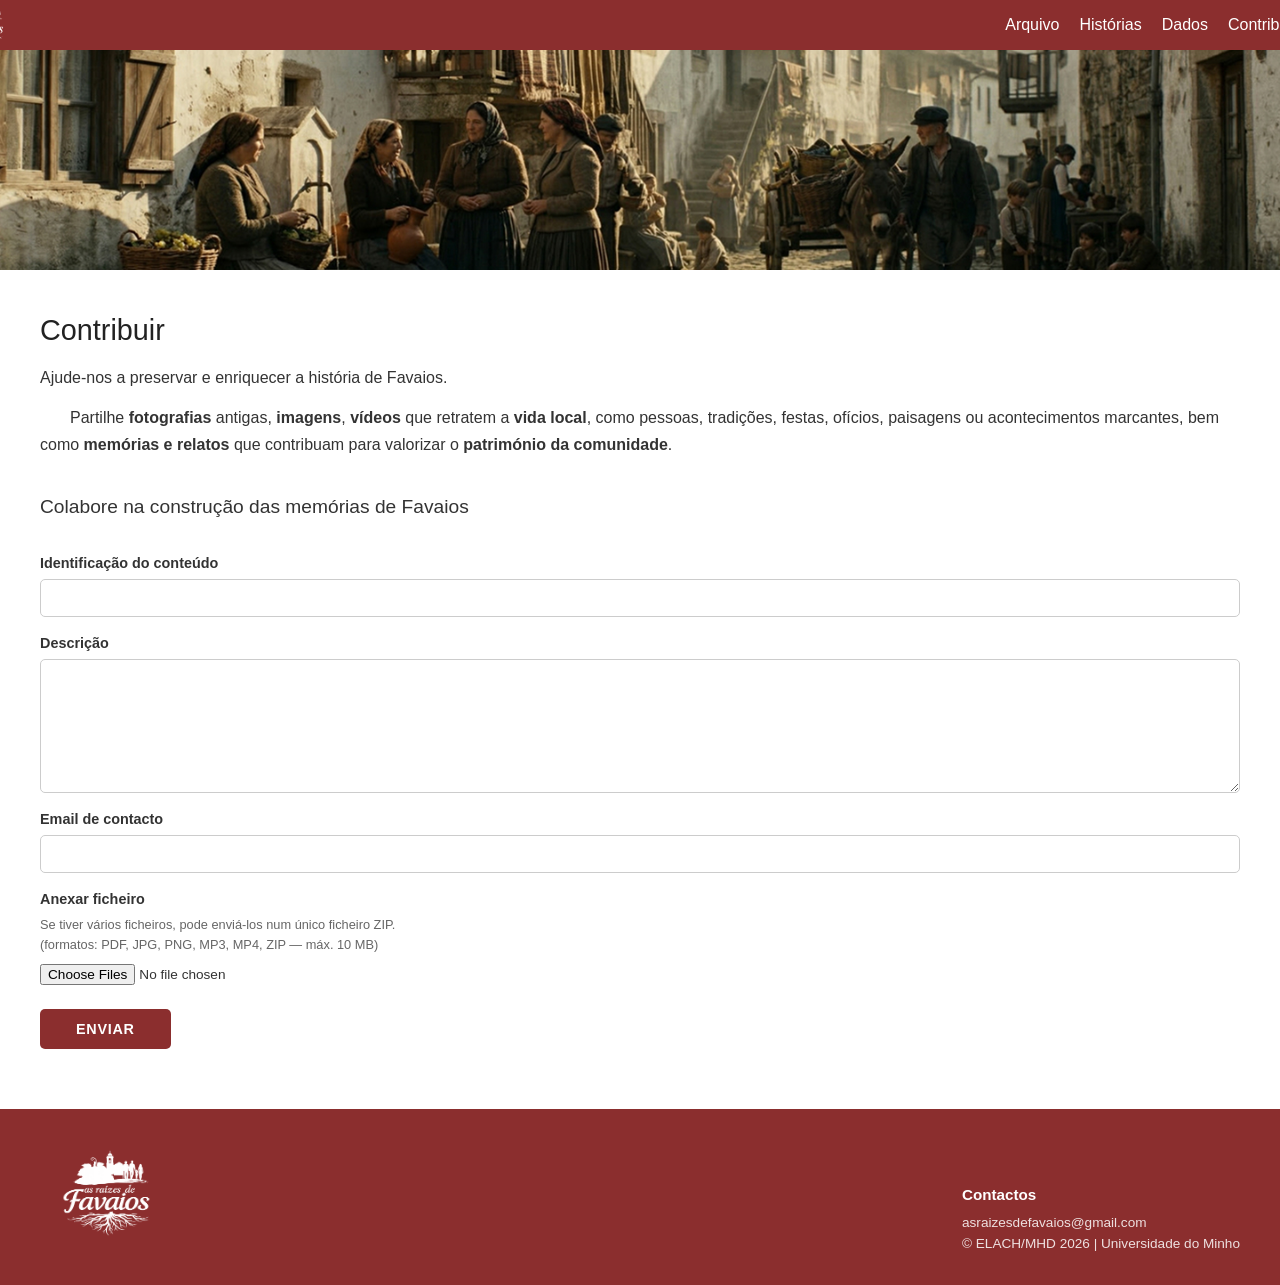
<file: contribuir.html>
<!DOCTYPE html>
<html lang="pt">
<head>
  <meta charset="UTF-8">
  <meta name="viewport" content="width=device-width, initial-scale=1.0">
  <title>Contribuir | As Raízes de Favaios</title>
  <link rel="stylesheet" href="style.css">
</head>
<body>

    <header class="topo">
      <nav class="menu">

    <div class="icon">
      <a href="index.html" class="home-icon" title="Início">
        <img src="img_logo.png" alt="Logo As Raízes de Favaios">
      </a>
    </div>
    <div class="menu-links">
      
      <a href="arquivo.html">Arquivo</a>
      <a href="historias.html">Histórias</a>
      <a href="dados.html">Dados</a>
      <a href="contribuir.html">Contribuir</a>
      <a href="sobre.html">Sobre</a>
    </div>
  </nav>
    </header>

  <section class="banner-interno">
    <img src="img_header2.jpg" alt="Imagem da página Contribuir">
  </section>


  <main class="container pagina-contribuir">
      <section class="intro-contribuir">
        <h1>Contribuir</h1>
        <p>
          Ajude-nos a preservar e enriquecer a história de Favaios.
        </p>
        <p id="pp">
          Partilhe <strong>fotografias</strong> antigas, <strong>imagens</strong>, <strong>vídeos</strong> que retratem a <strong>vida local</strong>, como pessoas, 
          tradições, festas, ofícios, paisagens ou acontecimentos marcantes, bem como <strong>memórias 
          e relatos</strong> que contribuam para valorizar o <strong>património da comunidade</strong>.
        </p>
        </section>
      
      <section class="bloco-formulario">
        <section class="bloco-formulario">
      <h2>Colabore na construção das memórias de Favaios</h2>

      <form class="form-contribuir"
          action="https://formsubmit.co/asraizesdefavaios@gmail.com"
          method="POST"
          enctype="multipart/form-data">

          <input type="hidden" name="_next" value="obrigado.html">
          <input type="hidden" name="_url" value="contribuir.html">
          <input type="hidden" name="_subject" value="Nova contribuição - As Raízes de Favaios">
          <input type="hidden" name="_captcha" value="false">

          <label for="identificacao">Identificação do conteúdo</label>
          <input type="text"
              id="identificacao"
              name="identificacao"
              required>

          <label for="descricao">Descrição</label>
          <textarea id="descricao"
                  name="descricao"
                  rows="7"
                  required></textarea>

          <label for="email">Email de contacto</label>
          <input type="email"
              id="email"
              name="email"
              required>

          <label for="ficheiro">Anexar ficheiro</label>
          <p class="ajuda-upload">
          Se tiver vários ficheiros, pode enviá-los num único ficheiro ZIP.<br>
          (formatos: PDF, JPG, PNG, MP3, MP4, ZIP — máx. 10 MB)
          </p>

          <input type="file" id="ficheiro" name="attachment" multiple>

          <div class="acoes-formulario">
            <button type="submit">ENVIAR</button>
          </div>

      </form>
        </section>
  </main>

  <footer class="rodape">
    <div class="rodape-esq">
      <img src="img_logo.png" alt="Logo As Raízes de Favaios">
    </div>

    <div class="rodape-dir">
      <h3>Contactos</h3>
      <p>asraizesdefavaios@gmail.com</p>
      <p>© ELACH/MHD 2026 | Universidade do Minho</p>
    </div>
  </footer>

</body>
</html>
</file>
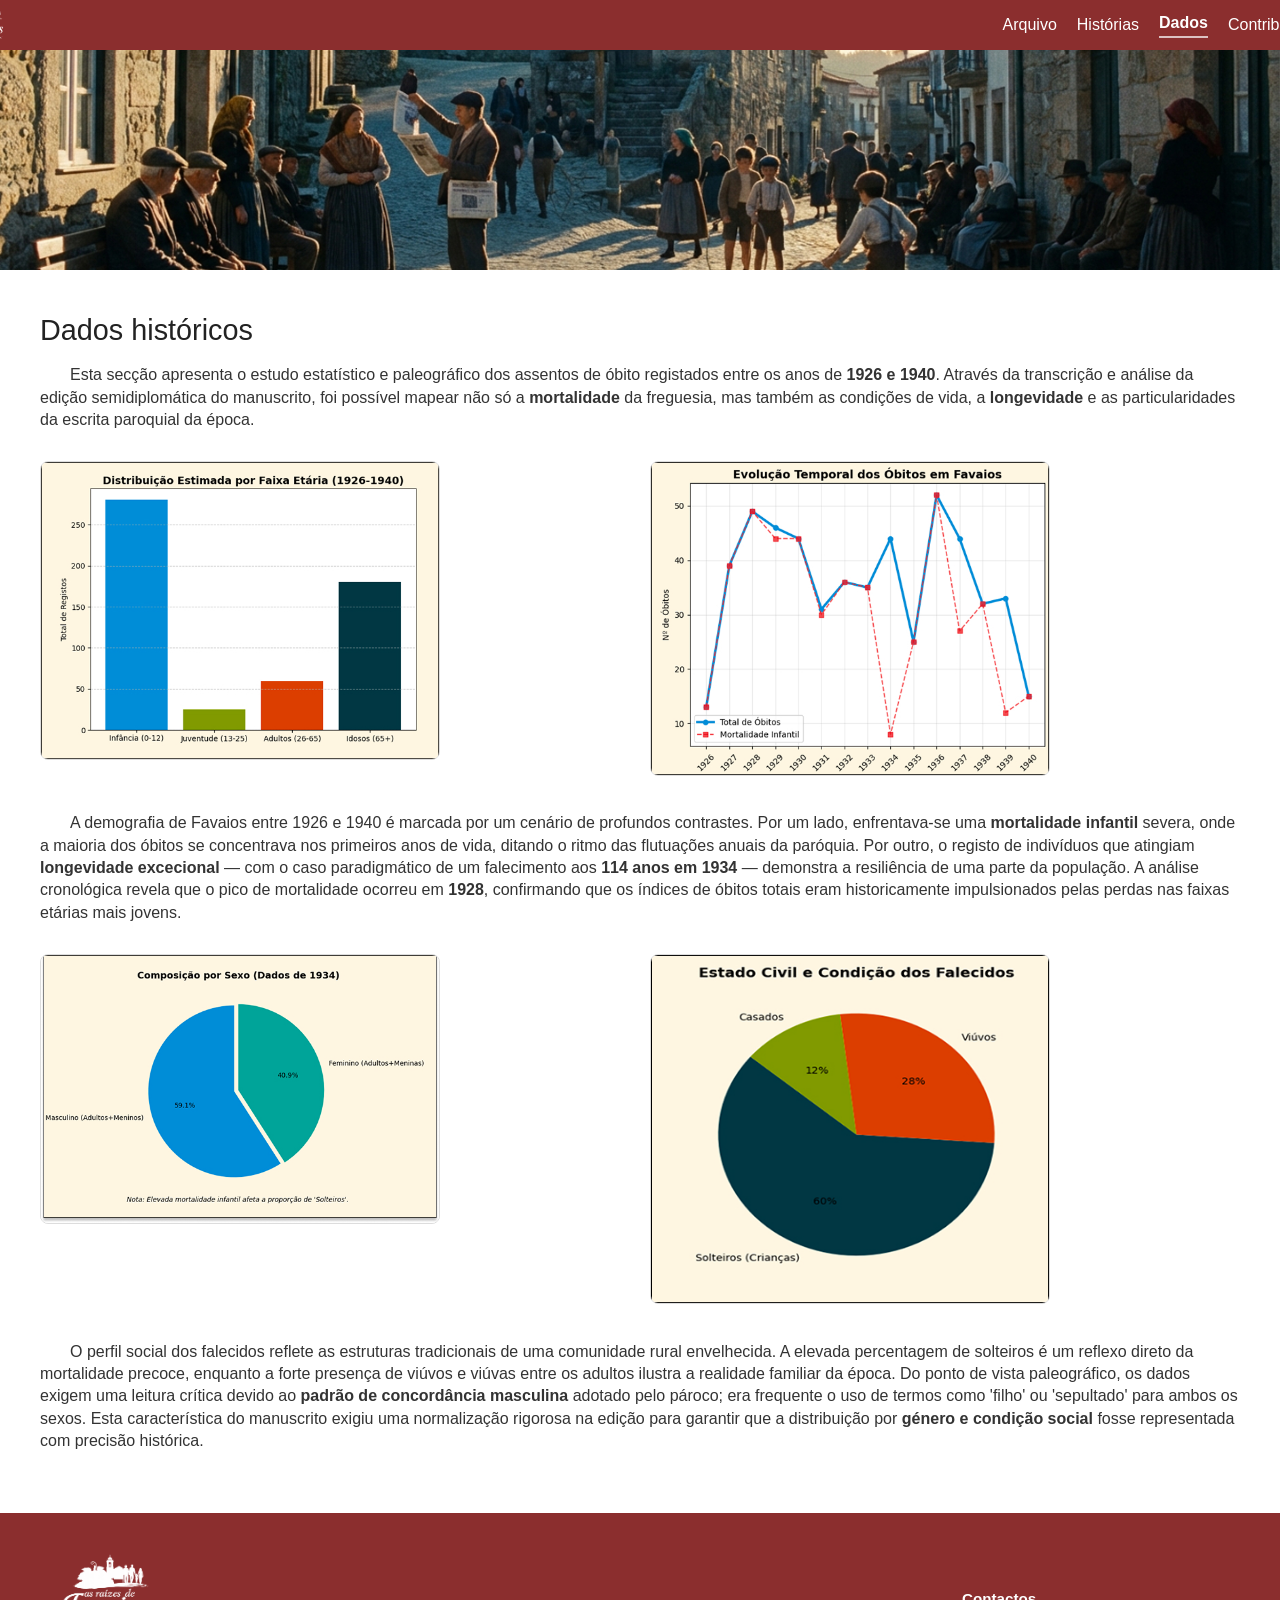
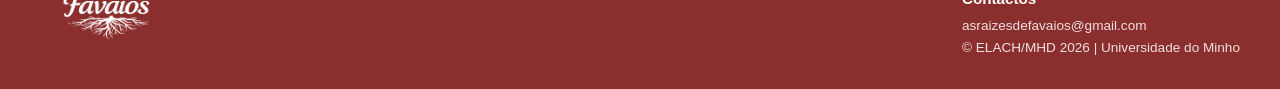
<file: Dados.html>
<!DOCTYPE html>
<html lang="pt">
<head>
    <meta charset="UTF-8">
    <meta name="viewport" content="width=device-width, initial-scale=1.0">
    <title>Dados | As Raízes de Favaios</title>
    <link rel="stylesheet" href="style.css">
</head>
<body>

    <header class="topo">
        <nav class="menu">

    <div class="icon">
      <a href="index.html" class="home-icon" title="Início">
        <img src="img_logo.png" alt="Logo As Raízes de Favaios">
      </a>
    </div>
    <div class="menu-links">
    
        <a href="arquivo.html">Arquivo</a>
        <a href="historias.html">Histórias</a>
        <a href="dados.html" class="active">Dados</a>
        <a href="contribuir.html">Contribuir</a>
        <a href="sobre.html">Sobre</a>
    </div>
    </nav>
    </header>

    <section class="banner-interno">
        <img src="img_header1.jpg" alt="Imagem da página Dados">
    </section>

    <main class="container pagina-dados">
        <h1>Dados históricos</h1>
        
        <div class="text-block">
            <p id="pp">Esta secção apresenta o estudo estatístico e paleográfico dos assentos de óbito registados entre os anos de <strong>1926 e 1940</strong>. 
            Através da transcrição e análise da edição semidiplomática do manuscrito, foi possível mapear não só a 
            <strong>mortalidade</strong> da freguesia, mas também as condições de vida, a <strong>longevidade</strong> e as 
            particularidades da escrita paroquial da época.
        </div>
        
        <div class="grid-graficos">
            <div class="card-grafico"><img src="img_graph1.jpg" alt="Distribuição por Faixa Etária"></div>
            <div class="card-grafico"><img src="img_graph2.jpg" alt="Evolução Temporal"></div>
        </div>

        <div class="text-block">
            <p id="pp">A demografia de Favaios entre 1926 e 1940 é marcada por um cenário de profundos contrastes. 
            Por um lado, enfrentava-se uma <strong>mortalidade infantil</strong> severa, onde a maioria dos óbitos se concentrava 
            nos primeiros anos de vida, ditando o ritmo das flutuações anuais da paróquia. Por outro, o registo de indivíduos 
            que atingiam <strong>longevidade excecional</strong> — com o caso paradigmático de um falecimento aos 
            <strong>114 anos em 1934</strong> — demonstra a resiliência de uma parte da população. A análise cronológica 
            revela que o pico de mortalidade ocorreu em <strong>1928</strong>, confirmando que os índices de óbitos totais 
            eram historicamente impulsionados pelas perdas nas faixas etárias mais jovens.
        </div>

        <div class="grid-graficos">
            <div class="card-grafico"><img src="img_graph3.jpg" alt="Composição por Sexo"></div>
            <div class="card-grafico"><img src="img_graph4.jpg" alt="Estado Civil"></div>
        </div>

        <div class="text-block">
            <p id="pp">O perfil social dos falecidos reflete as estruturas tradicionais de uma comunidade rural envelhecida. 
            A elevada percentagem de solteiros é um reflexo direto da mortalidade precoce, enquanto a forte presença 
            de viúvos e viúvas entre os adultos ilustra a realidade familiar da época. Do ponto de vista paleográfico, 
            os dados exigem uma leitura crítica devido ao <strong>padrão de concordância masculina</strong> adotado pelo 
            pároco; era frequente o uso de termos como 'filho' ou 'sepultado' para ambos os sexos. Esta característica 
            do manuscrito exigiu uma normalização rigorosa na edição para garantir que a distribuição por 
            <strong>género e condição social</strong> fosse representada com precisão histórica.
        </div>
    </main>

    <footer class="rodape">
    <div class="rodape-esq">
        <img src="img_logo.png" alt="Logo As Raízes de Favaios">
    </div>
    <div class="rodape-dir">
        <h3>Contactos</h3>
        <p>asraizesdefavaios@gmail.com</p>
        <p>© ELACH/MHD 2026 | Universidade do Minho</p>
    </div>
    </footer>

</body>
</html>
</file>
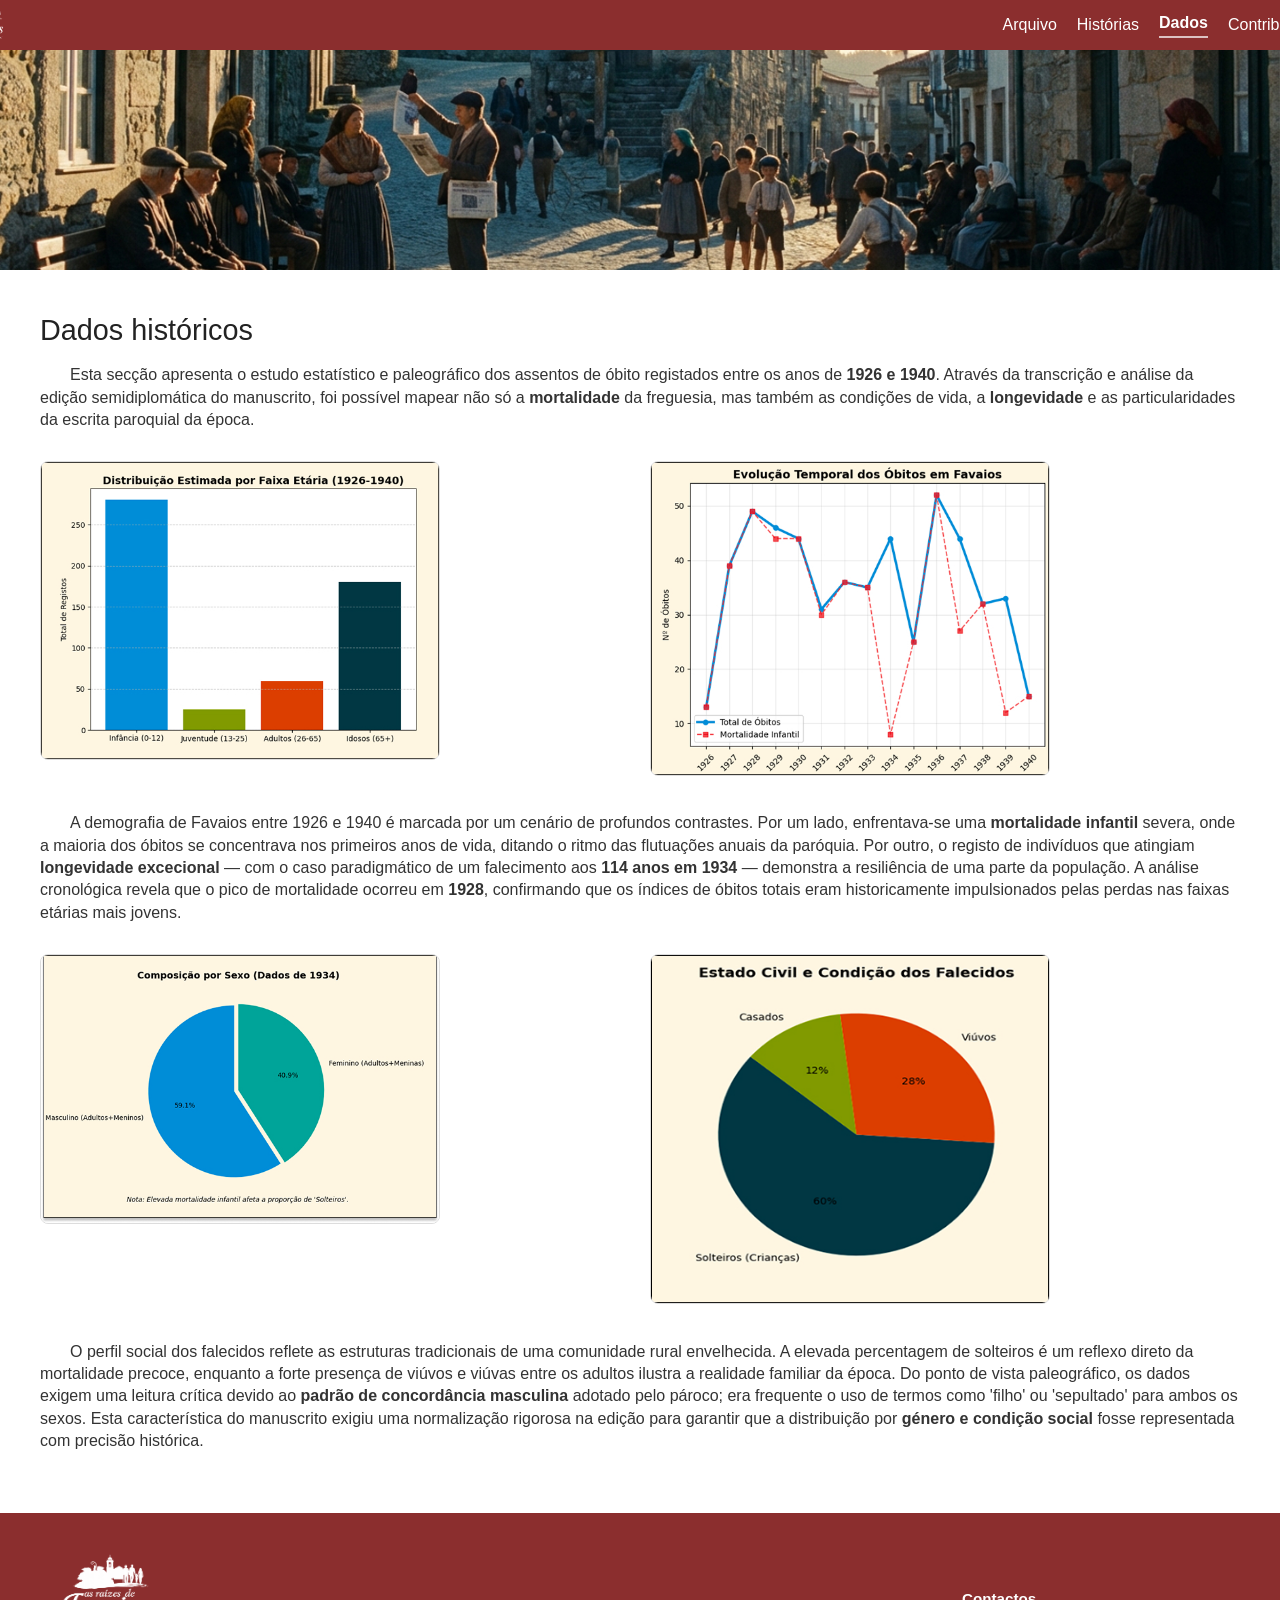
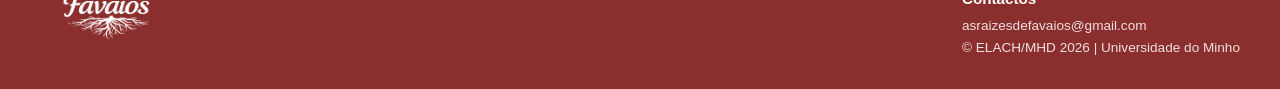
<file: dados.html>
<!DOCTYPE html>
<html lang="pt">
<head>
    <meta charset="UTF-8">
    <meta name="viewport" content="width=device-width, initial-scale=1.0">
    <title>Dados | As Raízes de Favaios</title>
    <link rel="stylesheet" href="style.css">
</head>
<body>

    <header class="topo">
        <nav class="menu">

    <div class="icon">
      <a href="index.html" class="home-icon" title="Início">
        <img src="img_logo.png" alt="Logo As Raízes de Favaios">
      </a>
    </div>
    <div class="menu-links">
    
        <a href="arquivo.html">Arquivo</a>
        <a href="historias.html">Histórias</a>
        <a href="dados.html" class="active">Dados</a>
        <a href="contribuir.html">Contribuir</a>
        <a href="sobre.html">Sobre</a>
    </div>
    </nav>
    </header>

    <section class="banner-interno">
        <img src="img_header1.jpg" alt="Imagem da página Dados">
    </section>

    <main class="container pagina-dados">
        <h1>Dados históricos</h1>
        
        <div class="text-block">
            <p id="pp">Esta secção apresenta o estudo estatístico e paleográfico dos assentos de óbito registados entre os anos de <strong>1926 e 1940</strong>. 
            Através da transcrição e análise da edição semidiplomática do manuscrito, foi possível mapear não só a 
            <strong>mortalidade</strong> da freguesia, mas também as condições de vida, a <strong>longevidade</strong> e as 
            particularidades da escrita paroquial da época.
        </div>
        
        <div class="grid-graficos">
            <div class="card-grafico"><img src="img_graph1.jpg" alt="Distribuição por Faixa Etária"></div>
            <div class="card-grafico"><img src="img_graph2.jpg" alt="Evolução Temporal"></div>
        </div>

        <div class="text-block">
            <p id="pp">A demografia de Favaios entre 1926 e 1940 é marcada por um cenário de profundos contrastes. 
            Por um lado, enfrentava-se uma <strong>mortalidade infantil</strong> severa, onde a maioria dos óbitos se concentrava 
            nos primeiros anos de vida, ditando o ritmo das flutuações anuais da paróquia. Por outro, o registo de indivíduos 
            que atingiam <strong>longevidade excecional</strong> — com o caso paradigmático de um falecimento aos 
            <strong>114 anos em 1934</strong> — demonstra a resiliência de uma parte da população. A análise cronológica 
            revela que o pico de mortalidade ocorreu em <strong>1928</strong>, confirmando que os índices de óbitos totais 
            eram historicamente impulsionados pelas perdas nas faixas etárias mais jovens.
        </div>

        <div class="grid-graficos">
            <div class="card-grafico"><img src="img_graph3.jpg" alt="Composição por Sexo"></div>
            <div class="card-grafico"><img src="img_graph4.jpg" alt="Estado Civil"></div>
        </div>

        <div class="text-block">
            <p id="pp">O perfil social dos falecidos reflete as estruturas tradicionais de uma comunidade rural envelhecida. 
            A elevada percentagem de solteiros é um reflexo direto da mortalidade precoce, enquanto a forte presença 
            de viúvos e viúvas entre os adultos ilustra a realidade familiar da época. Do ponto de vista paleográfico, 
            os dados exigem uma leitura crítica devido ao <strong>padrão de concordância masculina</strong> adotado pelo 
            pároco; era frequente o uso de termos como 'filho' ou 'sepultado' para ambos os sexos. Esta característica 
            do manuscrito exigiu uma normalização rigorosa na edição para garantir que a distribuição por 
            <strong>género e condição social</strong> fosse representada com precisão histórica.
        </div>
    </main>

    <footer class="rodape">
    <div class="rodape-esq">
        <img src="img_logo.png" alt="Logo As Raízes de Favaios">
    </div>
    <div class="rodape-dir">
        <h3>Contactos</h3>
        <p>asraizesdefavaios@gmail.com</p>
        <p>© ELACH/MHD 2026 | Universidade do Minho</p>
    </div>
    </footer>

</body>
</html>
</file>
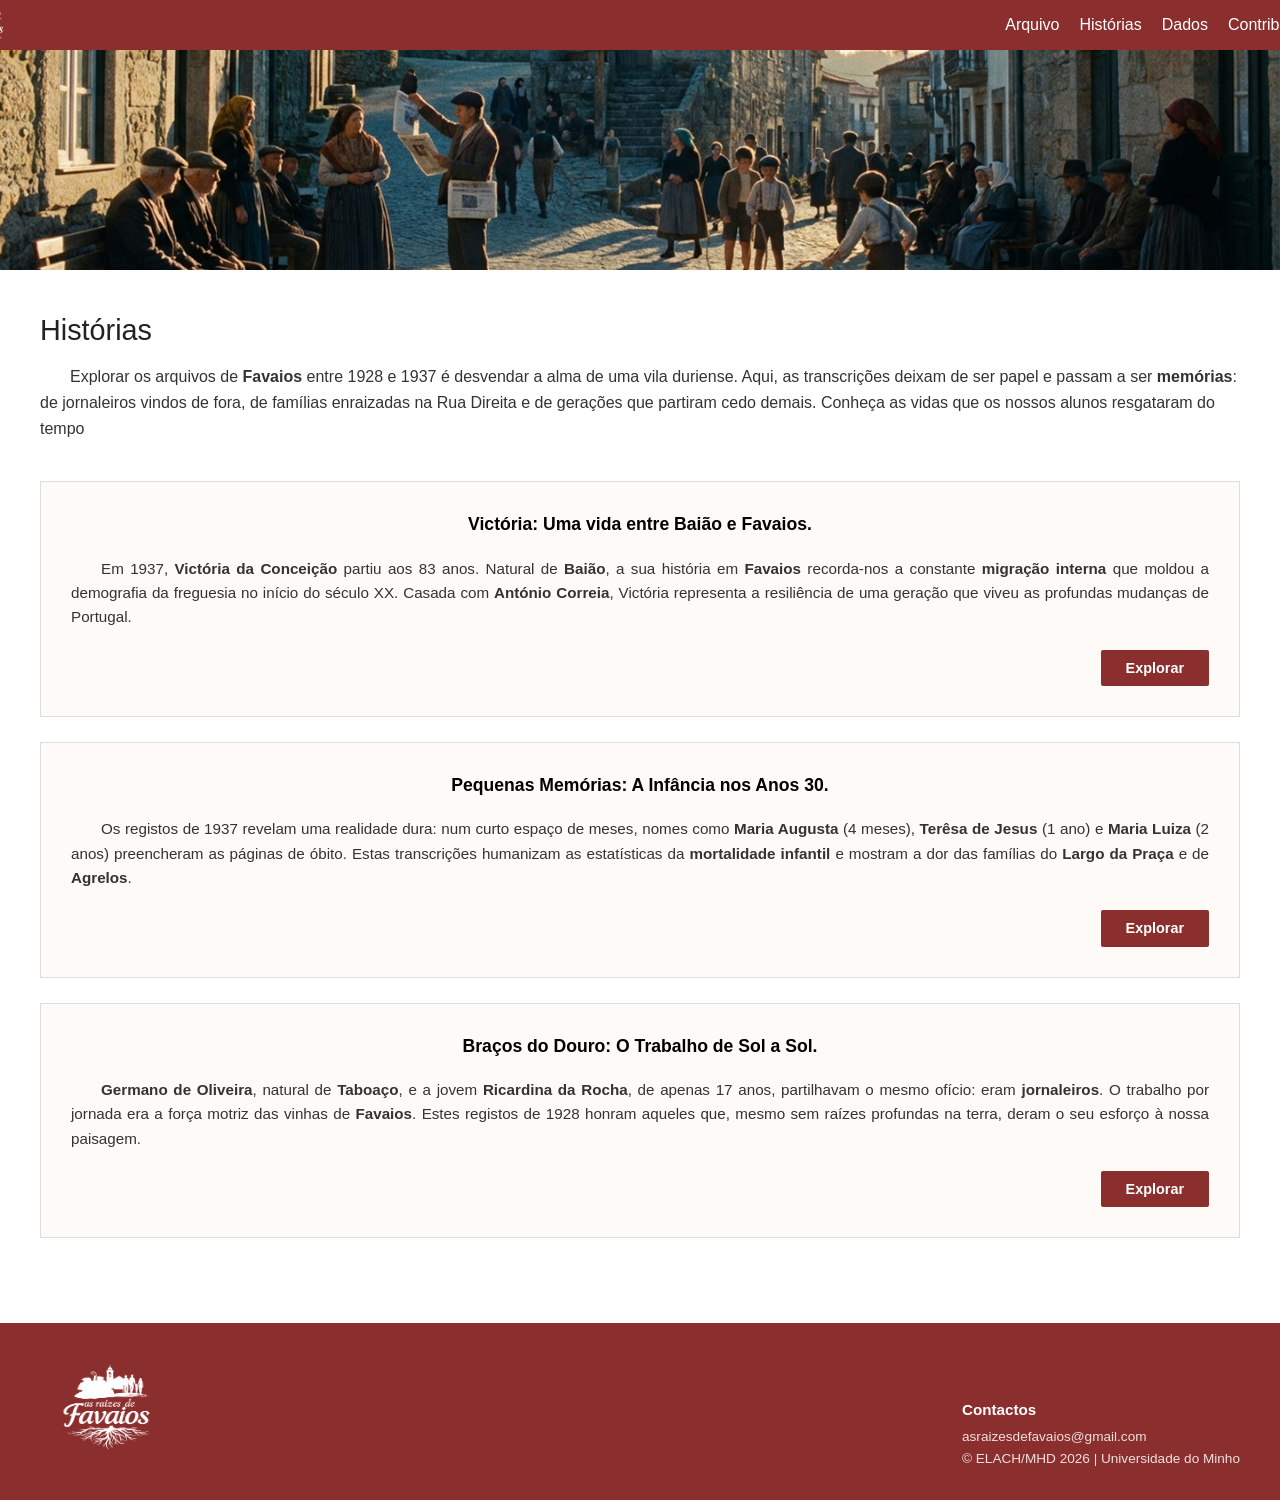
<file: historias.html>
<!DOCTYPE html>
<html lang="pt">
<head>
    <meta charset="UTF-8">
    <meta name="viewport" content="width=device-width, initial-scale=1.0">
    <title>Histórias — As Raízes de Favaios</title>
    <link rel="stylesheet" href="style.css">
    </head>
<body>

    <header class="topo">
        <nav class="menu">

    <div class="icon">
        <a href="index.html" class="home-icon" title="Início">
            <img src="img_logo.png" alt="Logo As Raízes de Favaios">
        </a>
    </div>
    <div class="menu-links">
    
        <a href="arquivo.html">Arquivo</a>
        <a href="historias.html">Histórias</a>
        <a href="dados.html">Dados</a>
        <a href="contribuir.html">Contribuir</a>
        <a href="sobre.html">Sobre</a>
    </div>
    </nav>
    </header>

    <div class="banner-interno">
        <img src="img_header1.jpg" alt="Cena histórica de Favaios">
    </div>

    <main class="container pagina-historias">
        <section class="intro-historias">
            <h1>Histórias</h1>
            <p id="pp">
                Explorar os arquivos de <strong>Favaios</strong> entre 1928 e 1937 é desvendar a alma de uma vila duriense. 
                Aqui, as transcrições deixam de ser papel e passam a ser <strong>memórias</strong>: de jornaleiros vindos de fora, 
                de famílias enraizadas na Rua Direita e de gerações que partiram cedo demais. 
                Conheça as vidas que os nossos alunos resgataram do tempo
            </p>
        </section>

        <div class="lista-historias">
            
            <article class="historia-box">
                <h3>Victória: Uma vida entre Baião e Favaios.</h3>
                <p id="pp">
                    Em 1937, <strong>Victória da Conceição</strong> partiu aos 83 anos. Natural de <strong>Baião</strong>, a sua história em 
                    <strong>Favaios</strong> recorda-nos a constante <strong>migração interna</strong> que moldou a demografia da freguesia 
                    no início do século XX. Casada com <strong>António Correia</strong>, Victória representa a resiliência 
                    de uma geração que viveu as profundas mudanças de Portugal.
                </p>
                <div class="acoes-historia">
                    <a href="#" class="btn-explorar">Explorar</a>
                </div>
            </article>

            <article class="historia-box">
                <h3>Pequenas Memórias: A Infância nos Anos 30.</h3>
                <p id="pp">
                    Os registos de 1937 revelam uma realidade dura: num curto espaço de meses, nomes como 
                    <strong>Maria Augusta</strong> (4 meses), <strong>Terêsa de Jesus</strong> (1 ano) e <strong>Maria Luiza</strong> (2 anos) preencheram as 
                    páginas de óbito. Estas transcrições humanizam as estatísticas da <strong>mortalidade infantil</strong> 
                    e mostram a dor das famílias do <strong>Largo da Praça</strong> e de <strong>Agrelos</strong>.
                </p>
                <div class="acoes-historia">
                    <a href="#" class="btn-explorar">Explorar</a>
                </div>
            </article>

            <article class="historia-box">
                <h3>Braços do Douro: O Trabalho de Sol a Sol.</h3>
                <p id="pp">
                    <strong>Germano de Oliveira</strong>, natural de <strong>Taboaço</strong>, e a jovem <strong>Ricardina da Rocha</strong>, de apenas 17 anos, 
                    partilhavam o mesmo ofício: eram <strong>jornaleiros</strong>. O trabalho por jornada era a força motriz 
                    das vinhas de <strong>Favaios</strong>. Estes registos de 1928 honram aqueles que, mesmo sem raízes 
                    profundas na terra, deram o seu esforço à nossa paisagem.
                </p>
                <div class="acoes-historia">
                    <a href="#" class="btn-explorar">Explorar</a>
                </div>
            </article>

        </div>
    </main>

    <footer class="rodape">
        <div class="rodape-esq">
            <img src="img_logo.png" alt="As Raízes de Favaios">
        </div>
        <div class="rodape-dir">
            <h3>Contactos</h3>
            <p>asraizesdefavaios@gmail.com</p>
            <p>© ELACH/MHD 2026 | Universidade do Minho</p>
        </div>
    </footer>

</body>
</html>
</file>
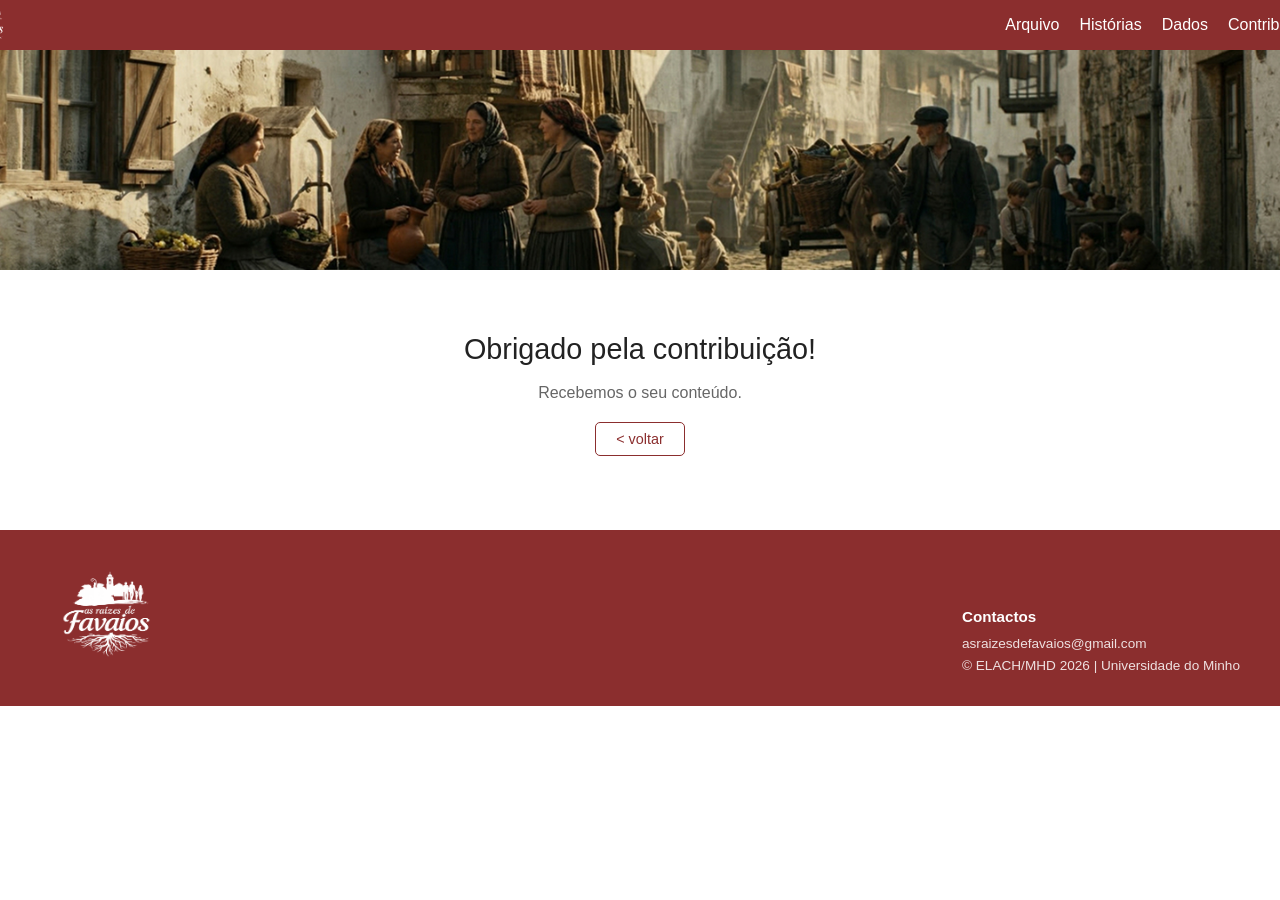
<file: obrigado.html>
<!DOCTYPE html>
<html lang="pt">
<head>
  <meta charset="UTF-8">
  <meta name="viewport" content="width=device-width, initial-scale=1.0">
  <title>Obrigado | As Raízes de Favaios</title>
  <link rel="stylesheet" href="style.css">
</head>
<body>

<header class="topo">
        <nav class="menu">

    <div class="icon">
      <a href="index.html" class="home-icon" title="Início">
        <img src="img_logo.png" alt="Logo As Raízes de Favaios">
      </a>
    </div>
    <div class="menu-links">
    
        <a href="arquivo.html">Arquivo</a>
        <a href="historias.html">Histórias</a>
        <a href="dados.html">Dados</a>
        <a href="contribuir.html">Contribuir</a>
        <a href="sobre.html">Sobre</a>
    </div>
    </nav>
</header>

  <section class="banner-interno">
    <img src="img_header2.jpg" alt="Imagem da página de agradecimento">
  </section>

  <main class="pagina-obrigado">
    <section class="caixa-obrigado">
      <h1>Obrigado pela contribuição!</h1>
      <p>Recebemos o seu conteúdo.</p>

      <a href="contribuir.html" class="botao-voltar">&lt; voltar</a>
    </section>
  </main>

  <footer class="rodape">
    <div class="rodape-esq">
      <img src="img_logo.png" alt="Logo As Raízes de Favaios">
    </div>

    <div class="rodape-dir">
      <h3>Contactos</h3>
      <p>asraizesdefavaios@gmail.com</p>
      <p>© ELACH/MHD 2026 | Universidade do Minho</p>
    </div>
  </footer>

</body>
</html>
</file>
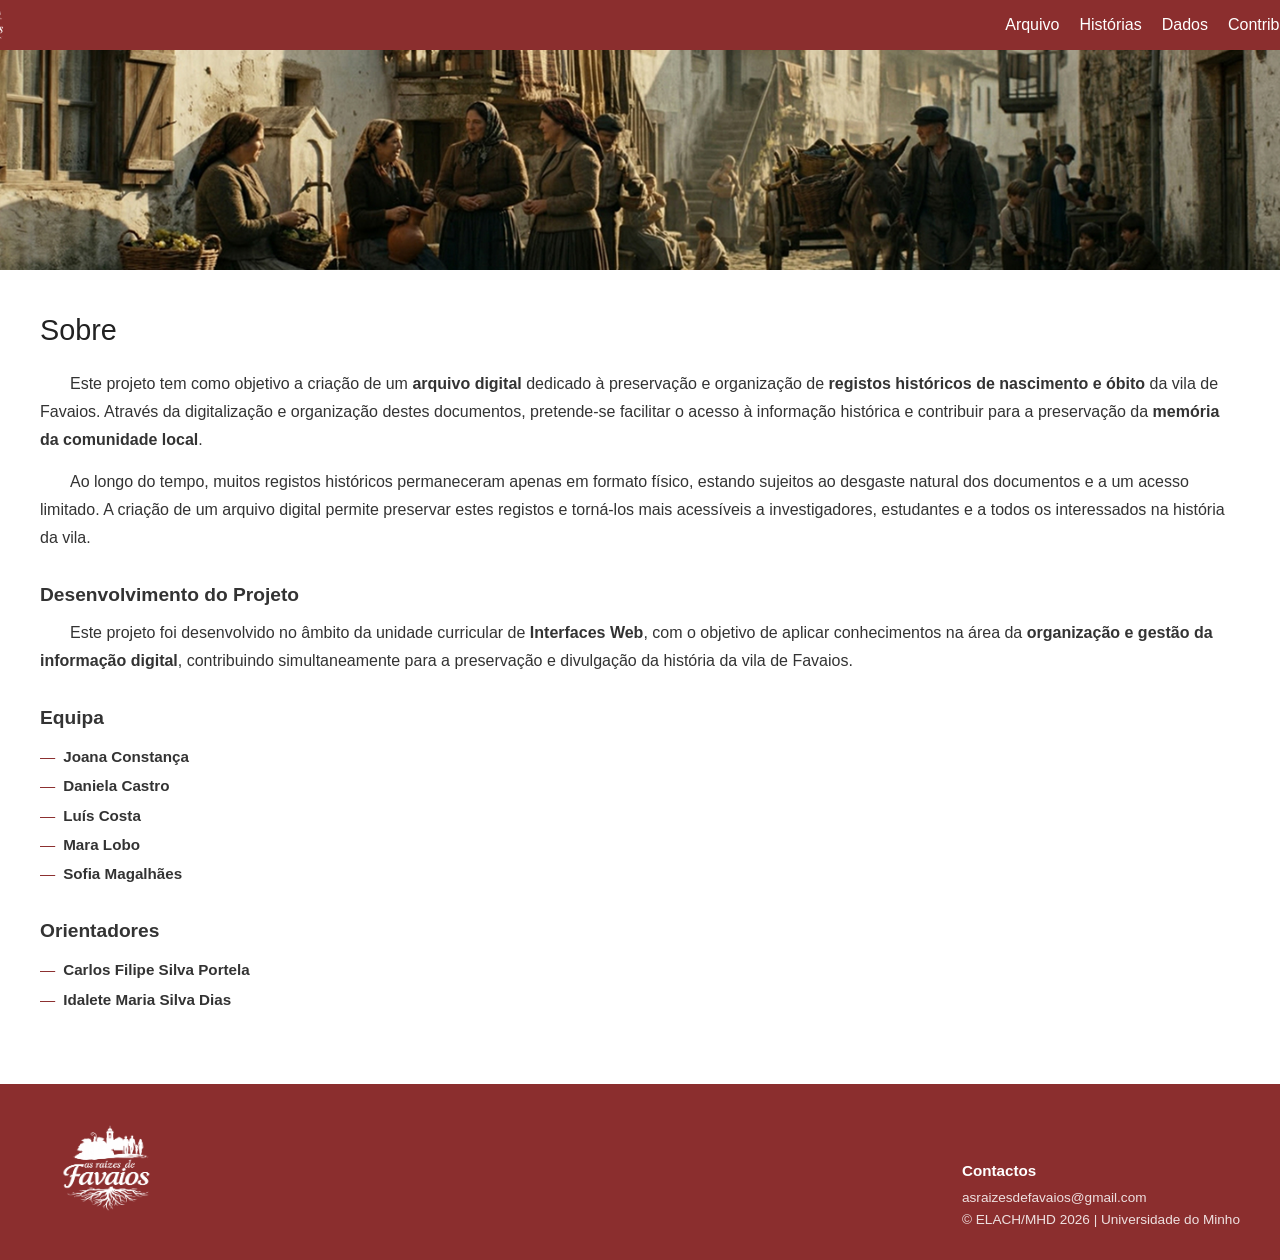
<file: sobre.html>
<!DOCTYPE html>
<html lang="pt">
<head>
  <meta charset="UTF-8">
  <meta name="viewport" content="width=device-width, initial-scale=1.0">
  <title>Sobre | As Raízes de Favaios</title>
  <link rel="stylesheet" href="style.css">
</head>
<body>

  <header class="topo">
        <nav class="menu">

    <div class="icon">
      <a href="index.html" class="home-icon" title="Início">
        <img src="img_logo.png" alt="Logo As Raízes de Favaios">
      </a>
    </div>
    <div class="menu-links">
    
        <a href="arquivo.html">Arquivo</a>
        <a href="historias.html">Histórias</a>
        <a href="dados.html">Dados</a>
        <a href="contribuir.html">Contribuir</a>
        <a href="sobre.html">Sobre</a>
    </div>
    </nav>
    </header>

  <section class="banner-interno">
    <img src="img_header2.jpg" alt="Imagem da página Sobre">
  </section>

  <main class="pagina-sobre">
    <section class="conteudo-sobre">
      <h1>Sobre</h1>

      <p id="pp">
        Este projeto tem como objetivo a criação de um <strong>arquivo digital</strong> dedicado à
        preservação e organização de <strong>registos históricos de nascimento e óbito</strong> da vila de
        Favaios. Através da digitalização e organização destes documentos, pretende-se
        facilitar o acesso à informação histórica e contribuir para a preservação da
        <strong>memória da comunidade local</strong>.
      </p>

      <p id="pp">
        Ao longo do tempo, muitos registos históricos permaneceram apenas em formato
        físico, estando sujeitos ao desgaste natural dos documentos e a um acesso
        limitado. A criação de um arquivo digital permite preservar estes registos e torná-los
        mais acessíveis a investigadores, estudantes e a todos os interessados na
        história da vila.
      </p>

      <h2>Desenvolvimento do Projeto</h2>
      <p id="pp">
        Este projeto foi desenvolvido no âmbito da unidade curricular de <strong>Interfaces Web</strong>,
        com o objetivo de aplicar conhecimentos na área da <strong>organização e gestão da
        informação digital</strong>, contribuindo simultaneamente para a preservação e divulgação
        da história da vila de Favaios.
      </p>

      <h2>Equipa</h2>
      <ul class="lista-sobre">
        <li><strong>Joana Constança</strong></li>
        <li><strong>Daniela Castro</strong></li>
        <li><strong>Luís Costa</strong></li>
        <li><strong>Mara Lobo</strong></li>
        <li><strong>Sofia Magalhães</strong></li>
      </ul>

      <h2>Orientadores</h2>
      <ul class="lista-sobre">
        <li><strong>Carlos Filipe Silva Portela</strong></li>
        <li><strong>Idalete Maria Silva Dias</strong></li>
      </ul>
    </section>
  </main>

  <footer class="rodape">
    <div class="rodape-esq">
      <img src="img_logo.png" alt="Logo As Raízes de Favaios">
    </div>

    <div class="rodape-dir">
      <h3>Contactos</h3>
      <p>asraizesdefavaios@gmail.com</p>
      <p>© ELACH/MHD 2026 | Universidade do Minho</p>
    </div>
  </footer>

</body>
</html>
</file>
<file: style.css>
/* ============================================================
AS RAÍZES DE FAVAIOS — Global Stylesheet
   ============================================================ */

/* ── Reset & Base ── */
#pp {
    text-indent: 30px;
}

* {
    margin: 0;
    padding: 0;
    box-sizing: border-box;
    font-family: Arial, Helvetica, sans-serif;
}

body {
    background-color: #ffffff;
    color: #333;
    line-height: 1.4;
}

.container {
    max-width: 1200px;
    margin: 0 auto;
    padding: 0 20px;
}

/* ============================================================
HEADER & NAV
   ============================================================ */

.icon {
    display: flex;
    align-items: center;
    justify-content: center;
    position: left;

}

header.topo {
    position: sticky;
    top: 0;
    width: 100%;
    z-index: 1000;
    background-color: #8B2E2E;
    padding: 15px 0;
}

nav.menu {
    display: flex;
    justify-content: flex-end; /* This pushes the icon to the left and links to the right */
    align-items: center;
    padding: 0 20px;
    max-width: 1200px; /* Assuming your standard container width */
    margin: 0 auto;   /* Keeps the menu centered on the page */
    position: relative;
    height: 20px;
}

/* Optional: If you want the links grouped together to the right */
.menu-links {
    display: flex;
    gap: 20px;
    align-items: center;
    left: 0px;
    margin-right: -140px; /* This should match the width of the home icon to prevent overlap */
}

nav.menu a {
    color: white;
    text-decoration: none;
    font-size: 1rem;
    font-weight: 400;
    transition: opacity 0.2s;
}

nav.menu a:hover {
    opacity: 0.8;
}

nav.menu a.active {
    font-weight: bold;
    border-bottom: 2px solid rgba(255,255,255,0.7);
    padding-bottom: 2px;
}

nav.menu .home-icon {
    position: absolute;
    left: -80px;        /* Matches the nav padding */
    top: 50%;          /* Center vertically */
    transform: translateY(-50%); /* Perfect vertical centering */
    display: flex;
    z-index: 1001;
    align-items: left;
}

nav.menu .home-icon img{
    width: 55px;
    height: 55px;
    fill: none;
    stroke: white;
    stroke-width: 2;
    stroke-linecap: round;
    stroke-linejoin: round;
}

nav.menu .separador {
    color: rgba(255,255,255,0.4);
    font-size: 1rem;
}



/* ============================================================
BANNERS
   ============================================================ */

/* Hero (homepage) */
.hero {
    position: relative;
    width: 100%;
    max-height: 480px;
    overflow: hidden;
}

#featured1 a, #featured2 a, #featured3 a {
    text-decoration:none;
}

.destaques .citacao {
    text-decoration:none;
}

.hero img {
    width: 100%;
    height: 480px;
    object-fit: cover;
    display: block;
}

.hero-overlay {
    position: absolute;
    inset: 0;
    background: linear-gradient(to bottom, rgba(0,0,0,0.3) 0%, rgba(0,0,0,0.55) 100%);
    display: flex;
    flex-direction: column;
    align-items: center;
    justify-content: center;
    color: white;
    text-align: center;
    padding: 20px;
}

.hero-overlay h1 {
    font-size: 2.6rem;
    font-weight: bold;
    margin-bottom: 10px;
    text-shadow: 0 2px 8px rgba(0,0,0,0.5);
}

.hero-overlay p {
    font-size: 1.1rem;
    margin-bottom: 25px;
    opacity: 0.9;
}

/* Internal page banner */
.banner-interno {
    width: 100%;
    max-height: 220px;
    overflow: hidden;
}

.banner-interno img {
    width: 100%;
    height: 220px;
    object-fit: cover;
    display: block;
}

/* ============================================================
HOMEPAGE SEARCH BAR (hero)
   ============================================================ */

.pesquisa {
    display: flex;
    gap: 0;
    border: 2px solid rgba(255,255,255,0.7);
    border-radius: 6px;
    overflow: hidden;
    background: white;
    max-width: 560px;
    width: 100%;
}

.pesquisa select {
    padding: 10px 14px;
    border: none;
    border-right: 1px solid #ddd;
    background: #F2D8B9;
    font-size: 0.9rem;
    cursor: pointer;
    outline: none;
    color: #333;
}

.pesquisa input[type="text"] {
    flex: 1;
    padding: 10px 15px;
    border: none;
    outline: none;
    font-size: 0.9rem;
    color: #333;
}

.pesquisa input[type="text"]::placeholder {
    font-style: italic;
    color: #aaa;
}

.pesquisa button {
    background: #8B2E2E;
    border: none;
    padding: 10px 16px;
    cursor: pointer;
    display: flex;
    align-items: center;
    justify-content: center;
}

.pesquisa button svg {
    stroke: white;
    fill: none;
    stroke-width: 2.5;
    width: 18px;
    height: 18px;
}

/* ============================================================
HOMEPAGE SECTIONS
   ============================================================ */

main .destaques {
    padding: 40px 0px 60px;
    max-width: 1200px;
    margin: 0 auto;
}

main .destaques h2 {
    font-size: 1.6rem;
    font-weight: normal;
    margin-bottom: 25px;
    color: #222;
}

.cards {
    display: flex;
    gap: 24px;
    flex-wrap: wrap;
}

.card {
    flex: 1;
    min-width: 220px;
    border: 1px solid #ddd;
    border-radius: 6px;
    overflow: hidden;
    background: #fff;
    transition: box-shadow 0.2s;
}

.card:hover {
    box-shadow: 0 4px 16px rgba(0,0,0,0.1);
}

.card img {
    width: 100%;
    height: 160px;
    object-fit: cover;
    display: block;
}

.card p {
    padding: 14px;
    font-size: 0.88rem;
    color: #333;
    line-height: 1.5;
}

.citacao {
    background: #F2D8B9;
    padding: 40px 20px;
    text-align: center;
}

.citacao p {
    max-width: 700px;
    margin: 0 auto;
    font-size: 1.05rem;
    line-height: 1.7;
    color: #5a3a1a;
    font-style: italic;
}

.mapa {
    width: 100%;
}

.mapa img {
    width: 100%;
    max-height: 400px;
    object-fit: cover;
    display: block;
}

/* ============================================================
ARQUIVO PAGE
   ============================================================ */

.pagina-arquivo {
    padding: 40px 0px 60px;
    max-width: 1200px;
}

.pagina-arquivo h1 {
    font-size: 1.8rem;
    font-weight: normal;
    margin-bottom: 20px;
    color: #222;
}

/* Search section */
.search-section {
    display: flex;
    gap: 10px;
    margin-bottom: 10px;
}

.search-bar {
    flex-grow: 1;
    display: flex;
    border: 1px solid #ccc;
    border-radius: 5px;
    overflow: hidden;
}

.search-bar input {
    flex-grow: 1;
    padding: 10px 15px;
    border: none;
    outline: none;
    font-style: italic;
    color: #666;
    font-size: 0.9rem;
}

.search-bar input::placeholder {
    font-style: italic;
    color: #aaa;
}

.search-icon {
    background-color: #F2D8B9;
    border: none;
    padding: 0 15px;
    cursor: pointer;
    display: flex;
    align-items: center;
    justify-content: center;
    transition: background 0.2s;
}

.search-icon:hover {
    background-color: #e6c8a0;
}

.search-icon svg {
    stroke: #5a3a1a;
    stroke-width: 2;
}

.filter-btn {
    background-color: #F2D8B9;
    border: 1px solid #c9ad8a;
    padding: 10px 20px;
    border-radius: 5px;
    cursor: pointer;
    font-weight: bold;
    font-size: 0.9rem;
    transition: background 0.15s;
    white-space: nowrap;
}

.filter-btn:hover {
    background-color: #e6c8a0;
}

/* Year selector */
.year-selector {
    font-size: 0.9rem;
    margin-bottom: 15px;
    color: #333;
}

.year-selector .year-link {
    cursor: pointer;
    padding: 2px 6px;
    border-radius: 4px;
    transition: background 0.15s;
    color: #333;
    text-decoration: none;
}

.year-selector .year-link:hover { background: #F2D8B9; }

.year-selector .year-link.active {
    background: #8B2E2E;
    color: white;
    font-weight: bold;
}

.year-selector .year-sep { color: #aaa; margin: 0 2px; }

/* Tabs */
.tabs {
    display: flex;
    gap: 12px;
    margin-bottom: 15px;
}

.tab-btn {
    padding: 8px 28px;
    border: 1px solid #333;
    background: white;
    border-radius: 8px;
    cursor: pointer;
    font-size: 0.95rem;
    transition: background 0.15s;
}

.tab-btn.active {
    background-color: #F2D8B9;
    border-color: #c9ad8a;
}

/* Transcription area */
.transcription-wrapper {
    position: relative;
    padding-top: 10px;
}

.transcription-box {
    width: 100%;
    border: 1px solid #ccc;
    border-radius: 5px;
    padding: 24px 20px;
    min-height: 400px;
    background: #fff;
}

.page-indicator {
    font-size: 0.8rem;
    color: #666;
    text-align: right;
    margin-bottom: 14px;
    font-style: italic;
    letter-spacing: 0.05em;
}

/* Page arrows — now inside grid sidebars */
.page-arrow {
    background: rgba(255,255,255,0.95);
    border: 1px solid #ddd;
    border-radius: 6px;
    font-size: 1.2rem;
    color: #666;
    cursor: pointer;
    padding: 14px 10px;
    transition: all 0.2s;
    line-height: 1;
    box-shadow: 0 2px 10px rgba(0,0,0,0.1);
}

.page-arrow:hover:not(:disabled) {
    color: #333;
    background: #F2D8B9;
    border-color: #c9ad8a;
}

.page-arrow:disabled { opacity: 0.2; cursor: default; }

/* ── Arquivo 3-column grid ── */
.arquivo-grid {
    display: grid;
    grid-template-columns: 40px 1fr 175px;
    gap: 0;
    max-width: 1400px;
    margin: 0 auto;
    align-items: stretch; /* sidebars stretch to full grid height — required for sticky */
    padding: 0 10px;
}

/* Both sidebars — flex columns */
.arquivo-sidebar {
    display: flex;
    flex-direction: column;
    align-items: center;
}

/* Left arrow — sticks at mid-viewport */
.arquivo-sidebar--left .page-arrow {
    position: sticky;
    top: 90vh;
}

/* Right sidebar */
.arquivo-sidebar--right {
    align-items: flex-start;
    padding: 0 0 0 8px;
    gap: 12px;
}

/* Popup — sticks just below header, no padding above */
.arquivo-sidebar--right .filter-popup {
    position: absolute;
    top: 270px;
    max-width: 180px;
    box-shadow: 2px 2px 2px rgba(0,0,0,0.12);
    border-radius: 12px;
    background-color: #F2D8B9;
    padding: 8px;
    display: none;
}

.arquivo-sidebar--right .filter-popup.open {
    display: block;
}

/* Right arrow — sticks at same height as left arrow */
.arquivo-sidebar--right > .page-arrow {
    position: sticky;
    top: 90vh;
    align-self: center;
}

/* Hide the Filtros toggle button — panel is always open */
/* Filter button always visible — panel stays open in sidebar on desktop */
#toggleFiltersBtn { display: flex; align-items: center; gap: 6px; }

.pagina-arquivo {
    padding: 40px 0 60px;
}

/* Individual record entry */
.registo-entry {
    margin-bottom: 30px;
    border-bottom: 1px solid #eee;
    padding-bottom: 22px;
    animation: fadeIn 0.25s ease;
}

.registo-entry:last-child {
    border-bottom: none;
}

.registo-header {
    display: flex;
    align-items: baseline;
    gap: 12px;
    margin-bottom: 8px;
    flex-wrap: wrap;
}

.registo-id {
    font-family: Georgia, serif;
    color: #8B2E2E;
    font-weight: bold;
    font-size: 1.2rem;
}

.registo-nome {
    margin: 0;
    font-size: 1.4rem;
    color: #222;
    font-family: 'Georgia', serif;
    font-weight: normal;
}

.transcricao-texto {
    line-height: 1.8;
    color: #333;
    font-size: 0.95rem;
    text-align: justify;
    padding: 12px 15px;
    background: #fdfdfd;
    border-left: 3px solid #e0c9aa;
}

@keyframes fadeIn {
    from { opacity: 0; transform: translateY(4px); }
    to   { opacity: 1; transform: translateY(0); }
}

/* Results info */
.results-info {
    font-size: 0.85rem;
    color: #666;
    margin-bottom: 12px;
    font-style: italic;
}

.results-info strong { color: #8B2E2E; }

/* Active filter tags */
.active-filters {
    display: flex;
    flex-wrap: wrap;
    gap: 6px;
    margin-bottom: 12px;
}

.filter-tag {
    background: #8B2E2E;
    color: white;
    font-size: 0.72rem;
    padding: 3px 10px;
    border-radius: 20px;
    display: flex;
    align-items: center;
    gap: 5px;
}

.filter-tag .remove-tag { cursor: pointer; font-weight: bold; opacity: 0.8; }
.filter-tag .remove-tag:hover { opacity: 1; }

/* No results */
.no-results {
    text-align: center;
    padding: 60px 20px;
    color: #666;
}

.no-results .icon { font-size: 3rem; margin-bottom: 10px; }
.no-results p { font-size: 1rem; }

/* Highlight search terms */
mark {
    background: #ffe28a;
    border-radius: 2px;
    padding: 0 1px;
}

/* Search mode: hide page nav */
body.search-mode .page-arrow { display: none !important; }
body.search-mode .page-indicator { display: none; }

/* Filter popup — base (overridden by sidebar context) */
.filter-popup {
    background-color: #F2D8B9;
    padding: 18px;
    border-radius: 15px;
    width: 240px;
    box-shadow: 2px 2px 10px rgba(0,0,0,0.15);
    display: none;
}

.filter-popup.open { display: block; }

.filter-header {
    display: flex;
    gap: 6px;
    margin-bottom: 12px;
}

.mini-btn {
    font-size: 0.7rem;
    padding: 4px 8px;
    border-radius: 10px;
    border: 1px solid #c9ad8a;
    background: white;
    cursor: pointer;
    font-weight: 600;
    transition: background 0.15s;
}

.mini-btn:hover { background: #f9efe0; }

.filter-group { margin-bottom: 12px; }

.filter-group label {
    display: block;
    font-size: 0.78rem;
    font-weight: bold;
    margin-bottom: 4px;
    color: #5a3a1a;
}

.filter-group select,
.filter-group input[type="number"] {
    width: 100%;
    padding: 5px 8px;
    border: 1px solid #c9ad8a;
    border-radius: 6px;
    background: white;
    font-size: 0.82rem;
}

.idade-range { display: flex; gap: 6px; align-items: center; }
.idade-range input { width: 70px; }
.idade-range span { font-size: 0.75rem; color: #666; }

/* ============================================================
CONTRIBUIR PAGE
   ============================================================ */

.pagina-contribuir {
    max-width: 1200px;
    margin: 0 auto;
    padding: 40px 0px 60px;
}

.intro-contribuir h1 {
    font-size: 1.8rem;
    font-weight: normal;
    margin-bottom: 14px;
    color: #222;
}

.intro-contribuir p {
    margin-bottom: 12px;
    line-height: 1.7;
    color: #333;
    max-width: 1200px;
}

.bloco-formulario {
    margin-top: 36px;
}

.bloco-formulario h2 {
    font-size: 1.2rem;
    font-weight: normal;
    margin-bottom: 22px;
    color: #333;
}

.form-contribuir {
    display: flex;
    flex-direction: column;
    gap: 6px;
    max-width: 1200px;
}

.form-contribuir label {
    font-size: 0.9rem;
    font-weight: bold;
    color: #333;
    margin-top: 10px;
}

.form-contribuir input[type="text"],
.form-contribuir input[type="email"],
.form-contribuir textarea {
    padding: 10px 14px;
    border: 1px solid #ccc;
    border-radius: 5px;
    font-size: 0.9rem;
    font-family: inherit;
    color: #333;
    transition: border-color 0.2s;
    outline: none;
}

.form-contribuir input:focus,
.form-contribuir textarea:focus {
    border-color: #8B2E2E;
}

.form-contribuir textarea {
    resize: vertical;
}

.ajuda-upload {
    font-size: 0.8rem;
    color: #666;
    line-height: 1.5;
    margin-bottom: 4px;
}

.form-contribuir input[type="file"] {
    font-size: 0.85rem;
    color: #333;
}

.acoes-formulario {
    margin-top: 18px;
}

.acoes-formulario button[type="submit"] {
    background-color: #8B2E2E;
    color: white;
    border: none;
    padding: 12px 36px;
    border-radius: 5px;
    font-size: 0.9rem;
    font-weight: bold;
    cursor: pointer;
    letter-spacing: 0.05em;
    transition: background 0.2s;
}

.acoes-formulario button[type="submit"]:hover {
    background-color: #6e2424;
}

/* ============================================================
OBRIGADO PAGE
   ============================================================ */

.pagina-obrigado {
    display: flex;
    justify-content: center;
    align-items: center;
    padding: 40px 0px 60px;
    min-height: 260px;
}

.caixa-obrigado {
    text-align: center;
    max-width: 500px;
}

.caixa-obrigado h1 {
    font-size: 1.8rem;
    font-weight: normal;
    margin-bottom: 12px;
    color: #222;
}

.caixa-obrigado p {
    color: #666;
    margin-bottom: 24px;
}

.botao-voltar {
    color: #8B2E2E;
    text-decoration: none;
    font-size: 0.9rem;
    border: 1px solid #8B2E2E;
    padding: 8px 20px;
    border-radius: 5px;
    transition: all 0.2s;
}

.botao-voltar:hover {
    background: #8B2E2E;
    color: white;
}

/* ============================================================
SOBRE PAGE
   ============================================================ */

.pagina-sobre {
    max-width: 1200px;
    margin: 0 auto;
    padding: 40px 0px 60px;
}

.conteudo-sobre h1 {
    font-size: 1.8rem;
    font-weight: normal;
    margin-bottom: 20px;
    color: #222;
}

.conteudo-sobre h2 {
    font-size: 1.2rem;
    font-weight: bold;
    margin-top: 30px;
    margin-bottom: 10px;
    color: #333;
}

.conteudo-sobre p {
    line-height: 1.75;
    color: #333;
    margin-bottom: 14px;
    max-width: 1200px;
}

.lista-sobre {
    list-style: none;
    padding: 0;
    margin-bottom: 10px;
}

.lista-sobre li {
    padding: 4px 0;
    color: #333;
    font-size: 0.95rem;
}

.lista-sobre li::before {
    content: "—";
    color: #8B2E2E;
    margin-right: 8px;
}

/* ============================================================
FOOTER
   ============================================================ */

footer.rodape {
    background-color: #8B2E2E;
    color: white;
    padding: 30px 40px;
    margin-top: 0px;
    display: flex;
    justify-content: space-between;
    align-items: flex-end;
    gap: 20px;
    flex-wrap: wrap;
}

.rodape-esq img {
    max-width: 140px;
    filter: brightness(0) invert(1);
}

.rodape-dir h3 {
    font-size: 0.95rem;
    margin-bottom: 6px;
}

.rodape-dir p {
    font-size: 0.85rem;
    opacity: 0.85;
    line-height: 1.6;
}

/* ============================================================
Dados
   ============================================================ */



.pagina-dados {
    padding: 40px 0px 60px;
    max-width: 1200px;
}

.pagina-dados h1 {
    font-size: 1.8rem;
    font-weight: normal;
    margin-bottom: 14px;
    color: #222;
}

/* Estilo específico para a grelha de gráficos em Dados.html */
.grid-graficos {
    display: grid;
    grid-template-columns: 1fr 1fr;
    gap: 20px;
    margin: 30px 0;
}

.card-grafico img {
    width: 100%;
    border-radius: 8px;
    border: 1px solid #ddd;
    width: 400px;
    max-height: 350px;
}

@media (max-width: 768px) {
    .grid-graficos {
        grid-template-columns: 1fr;
    }
}


/* ============================================================
HISTÓRIAS
   ============================================================ */

.pagina-historias {
    padding: 40px 0 60px;
}

.intro-historias h1 {
    font-size: 1.8rem;
    font-weight: normal;
    margin-bottom: 14px;
    color: #222;
}

.intro-historias p {
    font-size: 1rem;
    color: #333;
    margin-bottom: 40px;
    line-height: 1.6;
}

/* Os "cards" horizontais da foto */
.historia-box {
    background-color: #fdfaf7; /* Tom muito claro de bege para contraste */
    border: 1px solid #ddd;
    padding: 30px;
    margin-bottom: 25px;
    text-align: center; /* Centraliza o título e o texto como na foto */
    position: relative;
}

.historia-box h3 {
    font-family: 'Arial', sans-serif;
    font-size: 1.1rem;
    font-weight: bold;
    margin-bottom: 20px;
    color: #000;
}

.historia-box p {
    font-size: 0.95rem;
    line-height: 1.6;
    color: #333;
    margin-bottom: 20px;
    text-align: justify; /* Texto justificado conforme a imagem */
}

/* Contentor para alinhar o botão à direita */
.acoes-historia {
    display: flex;
    justify-content: flex-end;
}

.btn-explorar {
    background-color: #8B2E2E; /* Cor vinho do seu tema */
    color: white;
    text-decoration: none;
    padding: 8px 25px;
    font-size: 0.9rem;
    font-weight: bold;
    border-radius: 2px;
    transition: background 0.2s;
}

.btn-explorar:hover {
    background-color: #6e2424;
}

/* Ajuste Responsivo para os cards */
@media (max-width: 600px) {
    .historia-box {
        padding: 20px;
    }
}


/* Contentor do mapa */
.mapa-container {
    position: relative; /* Essencial para os pins se guiarem por aqui */
    width: 100%;
    overflow: hidden;
    border-radius: 8px;
    box-shadow: 0 4px 12px rgba(0,0,0,0.1);
}

.mapa-img {
    width: 100%;
    display: block;
}

/* O Pin (O ponto vermelho) */
.ponto-interesse {
    position: absolute;
    width: 20px;
    height: 20px;
    cursor: pointer;
    z-index: 10;
}

.pin {
    width: 15px;
    height: 15px;
    background-color: #8B2E2E;
    border: 2px solid white;
    border-radius: 50% 50% 50% 0;
    transform: rotate(-45deg);
    transition: transform 0.2s;
}

.ponto-interesse:hover .pin {
    transform: rotate(-45deg) scale(1.2);
    background-color: #222;
}

/* O Popup (A variante 'show' do Figma) */
.popup {
    display: none; /* Escondido por defeito */
    position: absolute;
    bottom: 30px;
    left: 50%;
    transform: translateX(-50%);
    background: white;
    padding: 15px;
    border-radius: 6px;
    width: 160px;
    box-shadow: 0 5px 15px rgba(0,0,0,0.2);
    z-index: 20;
    text-align: center;
}

/* Triângulo do popup */
.popup::after {
    content: '';
    position: absolute;
    top: 100%;
    left: 50%;
    margin-left: -5px;
    border-width: 5px;
    border-style: solid;
    border-color: white transparent transparent transparent;
}

/* Mostrar ao passar o rato (Hover Interaction) */
.ponto-interesse:hover .popup {
    display: block;
    animation: fadeIn 0.3s ease;
}

.popup h4 { font-size: 0.9rem; margin-bottom: 5px; color: #8B2E2E; }
.popup p { font-size: 0.75rem; margin-bottom: 10px; color: #666; }
.popup a { font-size: 0.75rem; font-weight: bold; color: #333; text-decoration: none; border-bottom: 1px solid #8B2E2E; }

@keyframes fadeIn {
    from { opacity: 0; transform: translate(-50%, 10px); }
    to { opacity: 1; transform: translate(-50%, 0); }
}


/* Contentor do mapa */
.mapa-container {
    position: relative; /* Essencial para os pins se guiarem por aqui */
    width: 100%;
    overflow: hidden;
    border-radius: 8px;
    box-shadow: 0 4px 12px rgba(0,0,0,0.1);
}

.mapa-img {
    width: 100%;
    display: block;
}

/* O Pin (O ponto vermelho) */
.ponto-interesse {
    position: absolute;
    width: 20px;
    height: 20px;
    cursor: pointer;
    z-index: 10;
}

.pin {
    width: 15px;
    height: 15px;
    background-color: #8B2E2E;
    border: 2px solid white;
    border-radius: 50% 50% 50% 0;
    transform: rotate(-45deg);
    transition: transform 0.2s;
}

.ponto-interesse:hover .pin {
    transform: rotate(-45deg) scale(1.2);
    background-color: #222;
}

/* O Popup (A variante 'show' do Figma) */
.popup {
    display: none; /* Escondido por defeito */
    position: absolute;
    bottom: 30px;
    left: 50%;
    transform: translateX(-50%);
    background: white;
    padding: 15px;
    border-radius: 6px;
    width: 160px;
    box-shadow: 0 5px 15px rgba(0,0,0,0.2);
    z-index: 20;
    text-align: center;
}

/* Triângulo do popup */
.popup::after {
    content: '';
    position: absolute;
    top: 100%;
    left: 50%;
    margin-left: -5px;
    border-width: 5px;
    border-style: solid;
    border-color: white transparent transparent transparent;
}

/* Mostrar ao passar o rato (Hover Interaction) */
.ponto-interesse:hover .popup {
    display: block;
    animation: fadeIn 0.3s ease;
}

.popup h4 { font-size: 0.9rem; margin-bottom: 5px; color: #8B2E2E; }
.popup p { font-size: 0.75rem; margin-bottom: 10px; color: #666; }
.popup a { font-size: 0.75rem; font-weight: bold; color: #333; text-decoration: none; border-bottom: 1px solid #8B2E2E; }

@keyframes fadeIn {
    from { opacity: 0; transform: translate(-50%, 10px); }
    to { opacity: 1; transform: translate(-50%, 0); }
}

/* ============================================================
MAPA INTERATIVO (homepage)
   ============================================================ */

#map {
    height: 480px;
    width: 100%;
    display: block;
}

.custom-pin-container {
    display: flex;
    justify-content: center;
    align-items: center;
}

.pin-vinho {
    width: 18px;
    height: 18px;
    background-color: #8B2E2E;
    border: 2px solid white;
    border-radius: 50% 50% 50% 0;
    transform: rotate(-45deg);
    transition: all 0.3s cubic-bezier(0.175, 0.885, 0.32, 1.275);
    box-shadow: 0 3px 6px rgba(0,0,0,0.3);
}

.custom-pin-container:hover .pin-vinho {
    transform: rotate(-45deg) scale(1.5) translateY(-8px) translateX(8px);
    background-color: #222;
}

.leaflet-popup-content-wrapper {
    border-radius: 8px;
    padding: 8px;
}

.leaflet-popup-content h4 {
    color: #8B2E2E;
    font-size: 1.1rem;
    margin-bottom: 5px;
}

/* ============================================================
RESPONSIVE
   ============================================================ */

@media (max-width: 700px) {
    .hero-overlay h1 { font-size: 1.8rem; }
    .cards { flex-direction: column; }
    .search-section { flex-direction: column; }
    footer.rodape { flex-direction: column; align-items: flex-start; }
    nav.menu { gap: 12px; font-size: 0.9rem; }
    .arquivo-grid {
        grid-template-columns: 40px 1fr 40px;
    }
    .arquivo-sidebar--right .filter-popup { display: none; }
    #toggleFiltersBtn { display: flex; }
}

/* ── Folio image view ── */
.folio-box {
    background: #f5f0eb;
    padding: 20px;
}
/* ============================================================
ESTILOS PARA TAGS XML (geradas pelo JS do Arquivo)
   ============================================================ */

.tag-ano         { font-weight: bold; color: #333; }
.tag-idade       { font-weight: bold; color: #333; }
.tag-estado_civil{ font-weight: bold; color: #333; }
.tag-profissao   { font-weight: bold; color: #333; }
.tag-residencia  { font-weight: bold; color: #333;}
.tag-naturalidade{ font-weight: bold; color: #333;}
.tag-assinatura  {
    display: block;
    font-style: italic;
    font-family: serif;
    margin-top: 12px;
    color: #333;
    text-indent: 2em;
}
</file>
